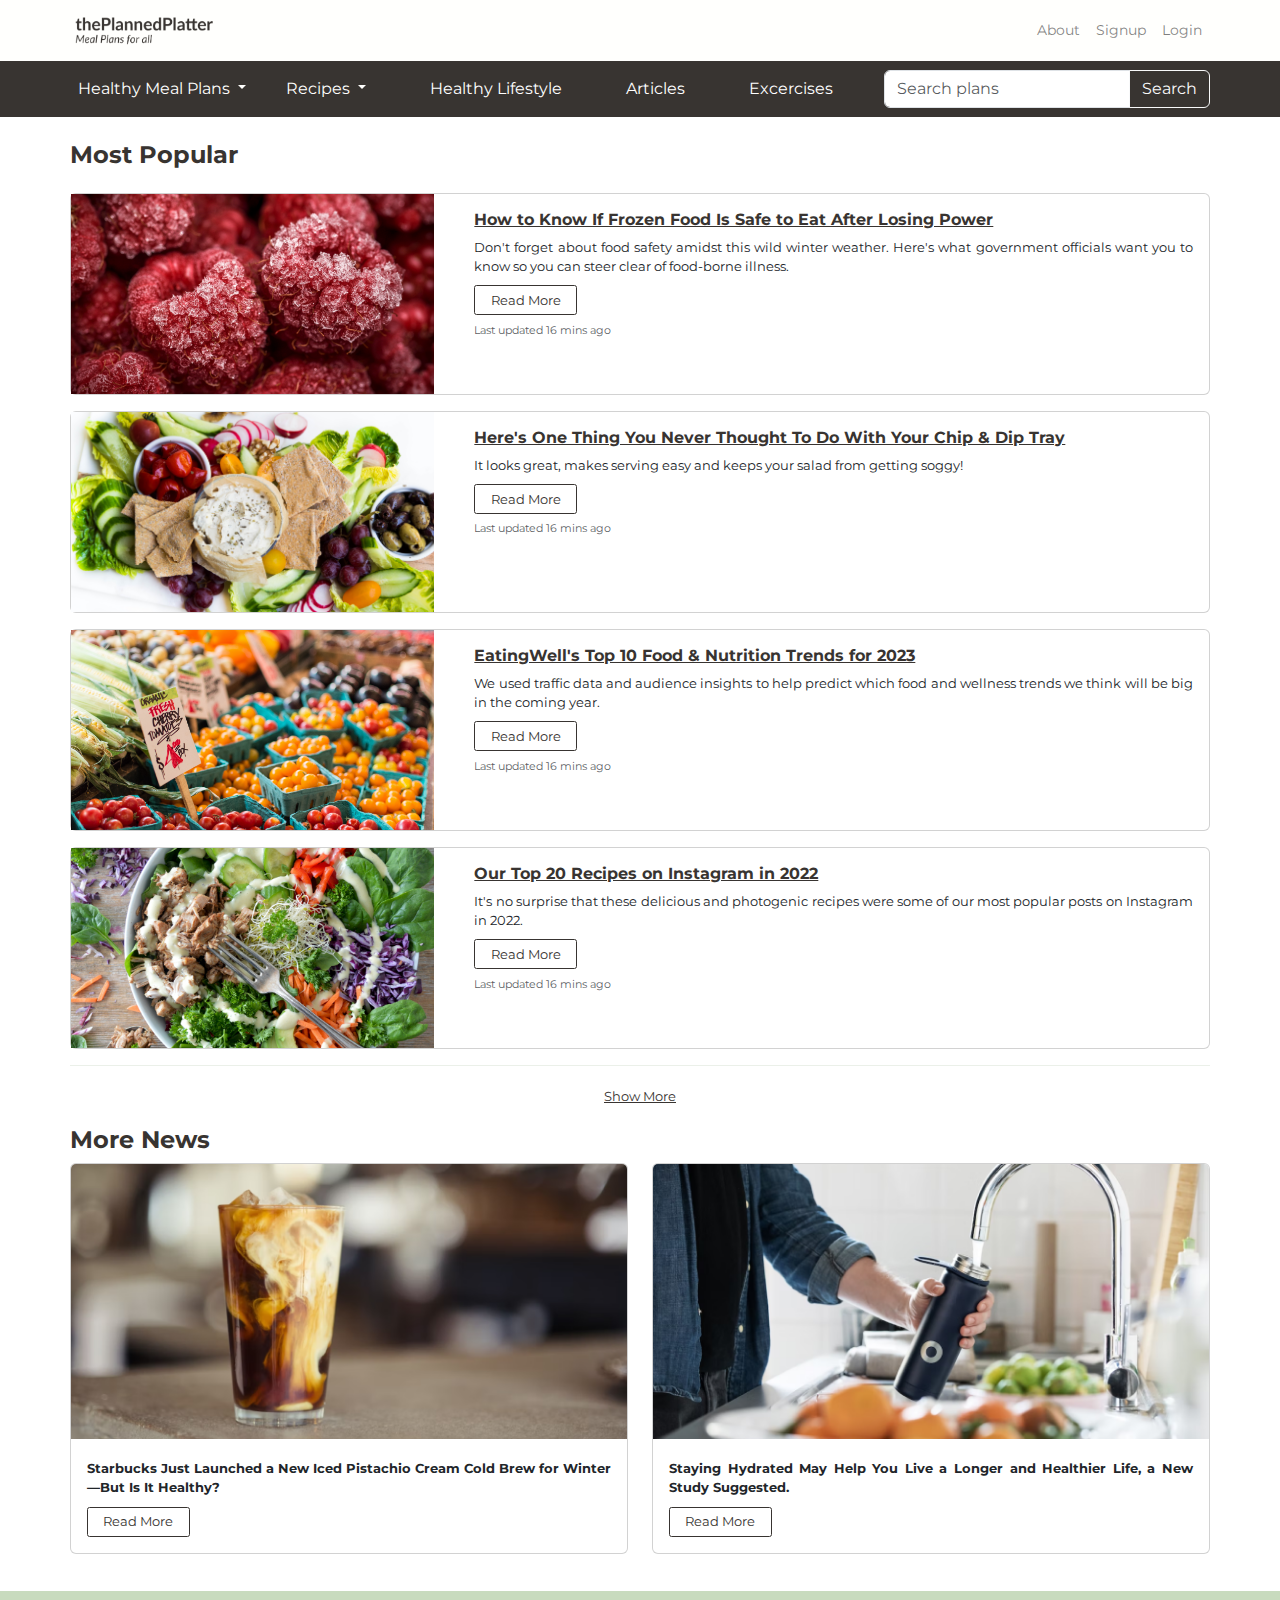
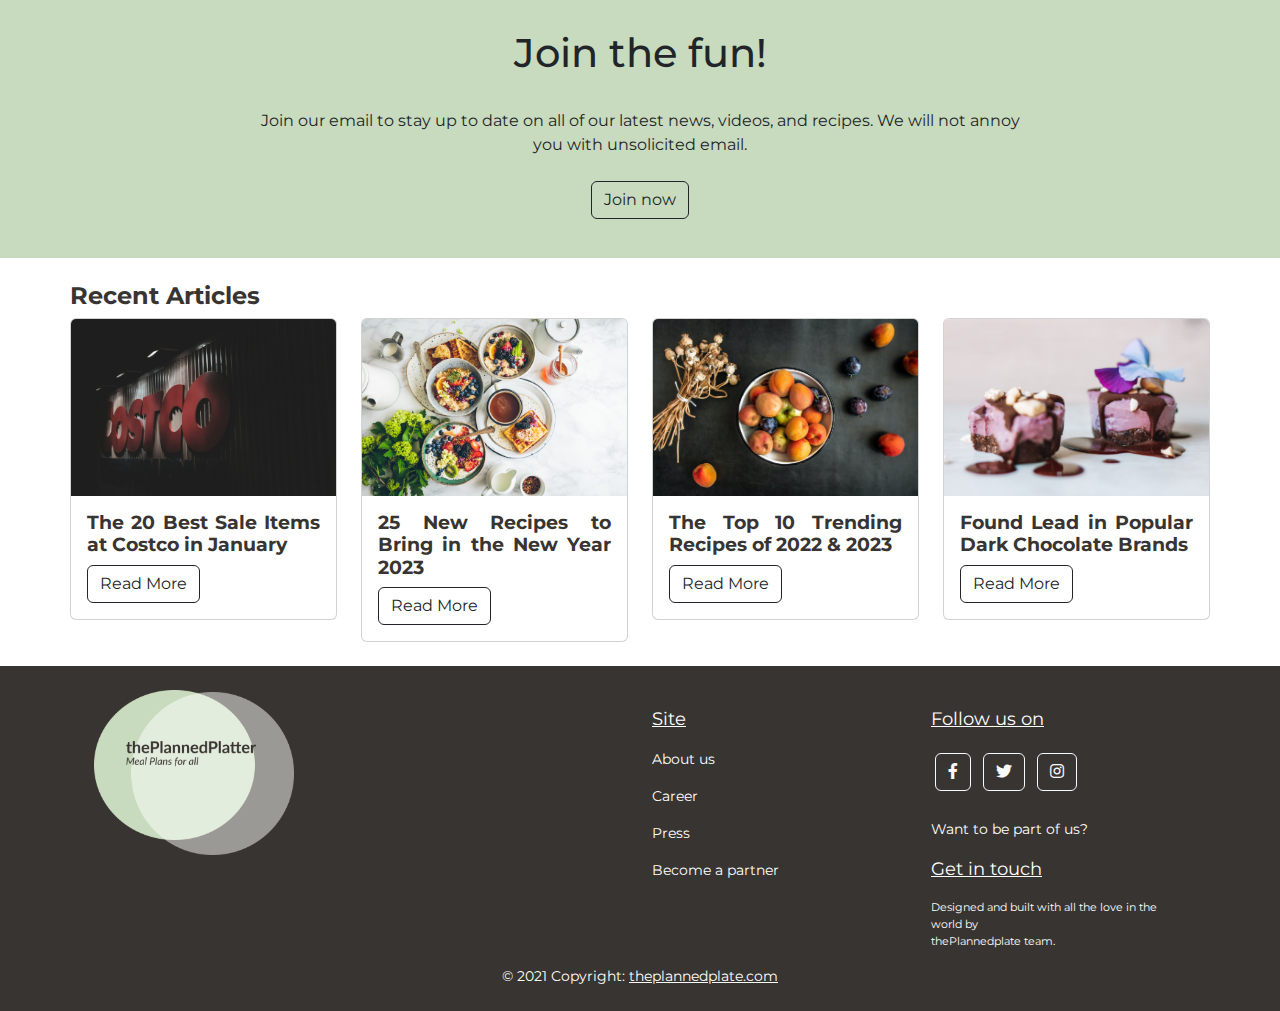
<file: Article1.html>
<!DOCTYPE html>
<html lang="en">
    <head>
     <meta charset="UTF-8" />
     <meta http-equiv="X-UA-Compatible" content="IE=edge" />
     <meta name="viewport" content="width=device-width, initial-scale=1.0" />
     <link
       rel="stylesheet"
      href="https://maxcdn.bootstrapcdn.com/bootstrap/4.3.1/css/bootstrap.min.css"/>
     <link
      href="https://cdn.jsdelivr.net/npm/bootstrap@5.2.3/dist/css/bootstrap.min.css"
      rel="stylesheet"/>
     <link rel="stylesheet" href="./Homepage3.css" />
     <script src="https://ajax.googleapis.com/ajax/libs/jquery/3.4.1/jquery.min.js"></script>
     <script src="https://cdnjs.cloudflare.com/ajax/libs/popper.js/1.14.7/umd/popper.min.js"></script>
     <script src="https://maxcdn.bootstrapcdn.com/bootstrap/4.3.1/js/bootstrap.min.js"></script>
     <script src="https://cdn.jsdelivr.net/npm/bootstrap@5.2.3/dist/js/bootstrap.bundle.min.js"></script>

     <link
      href="https://www.jqueryscript.net/css/jquerysctipttop.css"
      rel="stylesheet"
      type="text/css"/>
     <link
      href="https://cdn.jsdelivr.net/npm/bootstrap@5.1.3/dist/css/bootstrap.min.css"
      rel="stylesheet"
      integrity="sha384-1BmE4kWBq78iYhFldvKuhfTAU6auU8tT94WrHftjDbrCEXSU1oBoqyl2QvZ6jIW3"
      crossorigin="anonymous"/>
     <link
      rel="stylesheet"
      href="https://use.fontawesome.com/releases/v5.14.0/css/all.css"/>
      <title>thePlannedPlatter</title>
      <link rel="icon" type="image/png" href="./static/images/Icon2.png">
      <style>
        body {font-family: "Montserrat";font-size: 16px;}
      </style>
    </head>

    <body>
      <header>
        <!--Nav bar 1-->
        <nav
          class="py-1 navbar navbar-expand-lg navbar-light"
          style="
            background-color: #fffffd;
            color: #383431;
            font-size: 14px;
            font-weight: 400;
          "
        >
          <div class="container">
            <!--<a href="#" class="navbar-brand">Logo</a>-->
            <div class="logo">
              <a class="navbar-brand" href="./index.html">
                <img
                  src="./static/images/Final-logo.png"
                  alt="Logo"
                  width="150px"
                  height="40%"
                />
              </a>
            </div>
  
            <!--Toggler button-->
            <button
              type="button"
              class="navbar-toggler"
              data-bs-toggle="collapse"
              data-bs-target="#navmenu"
            >
              <span class="navbar-toggler-icon"></span>
            </button>
  
            <!--Search button
              <div class="d-none d-lg-block navbar-right">
                <form class="d-flex ms-auto" action="">
                  <input type="search" placeholder="Search" class="form-control" />
                  <input type="submit" value="Search" class="btn btn-dark" />
                </form>
              </div>-->
  
            <div class="collapse navbar-collapse" id="navmenu">
              <ul class="navbar-nav ms-auto">
                <li class="nav-item">
                  <a href="#learnabout" class="nav-link">About</a>
                </li>
                <li class="nav-item">
                  <a href="./signup.html" class="nav-link">Signup</a>
                </li>
                <li class="nav-item">
                  <a href="./login.html" class="nav-link">Login</a>
                </li>
              </ul>
            </div>
          </div>
        </nav>
  
        <!--New Nav bar 2-->
        <nav
          class="navbar navbar-expand-lg navbar-dark justify-content-centre text-white"
          style="background-color: #383431"
        >
          <button
            class="navbar-toggler"
            type="button"
            data-toggle="collapse"
            data-target="#navbarNavDropdown01"
            aria-controls="navbarNavDropdown01"
            aria-expanded="false"
            aria-label="Toggle navigation"
            style="outline-color: #fff"
          >
            <span class="navbar-toggler-icon"></span>
          </button>
  
          <!--Div container of na-->
          <div class="container">
            <!--<a href="#learnabout" class="nav-link" style="color: #fffffd">All</a>-->
  
            <!--Div 1 - containing nav bar options and drop downs-->
  
            <div
              class="collapse navbar-collapse"
              id="navbarNavDropdown01"
              style="color: #fffffd"
            >
              <ul class="navbar-nav me-auto mb-2 mb-lg-0">
                <li class="nav-item dropdown">
                  <a
                    class="nav-link dropdown-toggle"
                    href="HealthyDietPlans1.html"
                    id="navbarDropdown"
                    role="button"
                    data-toggle="dropdown"
                    aria-haspopup="true"
                    aria-expanded="false"
                    style="color: #fffffd"
                  >
                    Healthy Meal Plans
                  </a>
                  <!-- Dropdown menu -->
                  <ul class="dropdown-menu" aria-labelledby="navbarDropdown">
                    <li>
                      <a class="dropdown-item" href="./HealthyDietPlans1.html">Healthy Meal Plans</a>
                    </li>
                    <li>
                      <a class="dropdown-item" href="#">Clean Eating Meal Plans</a>
                    </li>
                    <li>
                      <a class="dropdown-item" href="#">Vegan Meal Plan</a>
                    </li>
                    <li>
                      <a class="dropdown-item" href="#">Healthy Kids Meal Plans</a>
                    </li>
                    <li>
                      <a class="dropdown-item" href="#">Weight loss Meal Plans</a>
                    </li>
                    <li>
                      <a class="dropdown-item" href="./HealthyDietPlans2.html">All Meal Plans</a>
                    </li>
                  </ul>
                </li>
  
                <li class="nav-item dropdown px-4">
                  <a
                    class="nav-link dropdown-toggle"
                    href="Recipes1.html"
                    id="navbarDropdown"
                    role="button"
                    data-toggle="dropdown"
                    aria-haspopup="true"
                    aria-expanded="false"
                    style="color: #fffffd"
                  >
                    Recipes
                  </a>
                  <!-- Dropdown menu -->
                  <ul class="dropdown-menu" aria-labelledby="navbarDropdown">
                    <li>
                      <a class="dropdown-item" href="./Recipes1.html">Healthy Breakfast and brunch recipes</a>
                    </li>
                    <li>
                      <a class="dropdown-item" href="#">Healthy Dessert Recipes</a>
                    </li>
                    <li>
                      <a class="dropdown-item" href="#">Healthy quick and easy recipes</a>
                    </li>
                    <li>
                      <a class="dropdown-item" href="#">Healthy Vegetarian Recipes</a>
                    </li>
                    <li>
                      <a class="dropdown-item" href="#">Healthy Weight loss & Diet Recipes</a>
                    </li>
                    <li>
                      <a class="dropdown-item" href="#">Healthy Dinner Recipes</a>
                    </li>
                  </ul>
                </li>
  
                <li class="nav-item px-4">
                  <a class="nav-link active" aria-current="page" href="./Lifestyle.html" >Healthy Lifestyle</a>
                </li>
                <li class="nav-item px-4">
                  <a class="nav-link active" aria-current="page" href="./Article1.html" >Articles</a>
                </li>
                <li class="nav-item px-4">
                  <a class="nav-link active" aria-current="page" href="./Excercise.html" >Excercises</a>
                </li>
              </ul>
  
              <!--Search button-->
              <form class="d-flex input-group w-auto">
                <input
                  type="search"
                  class="form-control"
                  placeholder="Search plans"
                  aria-label="Search"
                />
                <button
                  class="btn btn-outline-light"
                  id="searchbutton"
                  type="button"
                  data-mdb-ripple-color="dark"
                >
                  Search
                </button>
              </form>
            </div>
          </div>
        </nav>
      </header>
      
      
      <!--Cards for Most Recent-->

      <div class="container pt-4">
            
        <h3 id="em2" style="margin: 0%;">Most Popular</h3>
        <br />
       <!--row 1 - card 1-->
        <div class="card mb-3" style="max-width: 100%">
          <div class="row">
            <div class="col-12 col-md-4 col-lg-4">
              <div style="width:100%;height:200px;">
                <img src="./static/images/Article Main Page/Recent1.jpg" alt="News1" style="float:left;width:100%;height:100%;object-fit:cover;">
                
              </div>
                
            </div>
            
            <div class="col-12 col-md-8 col-lg-8">
              <div class="card-body">
                <h4 class="card-title" id="em4">
                  <u>How to Know If Frozen Food Is Safe to Eat After Losing Power</u>
                </h4>
                
                <p class="card-text" id="emp">
                    Don't forget about food safety amidst this wild winter weather. 
                    Here's what government officials want you to know so you can steer 
                    clear of food-borne illness.
                </p>
                <a href="Article2.html" class="button1"><p id="emp" style="font-weight: 400;">Read More</p> </a>
                <p class="card-text" id="emp">
                  <small class="text-muted">Last updated 16 mins ago</small>
                </p>
               
              </div>
              
            </div>
          </div>
        </div>
        <!--End of row 1 - card 1-->
          
        <!--row 2 - card 2-->
        <div class="card mb-3" style="max-width: 100%">
          <div class="row">
            <div class="col-12 col-md-4 col-lg-4">
              <div style="width:100%;height:200px;">
                <img src="./static/images/Article Main Page/Recent2.jpg" alt="News1" style="float:left;width:100%;height:100%;object-fit:cover;">
                
              </div>
                
            </div>
            
            <div class="col-12 col-md-8 col-lg-8">
              <div class="card-body">
                <h4 class="card-title" id="em4">
                  <u>Here's One Thing You Never Thought To Do With Your Chip & Dip Tray</u>
                </h4>
                
                <p class="card-text" id="emp">
                  It looks great, makes serving easy and keeps your salad from getting soggy!
                </p>
                <a href="#" class="button1"><p id="emp" style="font-weight: 400;">Read More</p> </a>
                <p class="card-text" id="emp">
                  <small class="text-muted">Last updated 16 mins ago</small>
                </p>
               
              </div>
              
            </div>
          </div>
        </div>
            
        <!--End of row 2 - card 2-->

        <!--row 3 - card 3-->
        <div class="card mb-3" style="max-width: 100%">
          <div class="row">
            <div class="col-12 col-md-4 col-lg-4">
              <div style="width:100%;height:200px;">
                <img src="./static/images/Article Main Page/Recent3.jpg" alt="News1" style="float:left;width:100%;height:100%;object-fit:cover;">
                
              </div>
                
            </div>
            
            <div class="col-12 col-md-8 col-lg-8">
              <div class="card-body">
                <h4 class="card-title" id="em4">
                  <u>EatingWell's Top 10 Food & Nutrition Trends for 2023</u>
                </h4>
                
                <p class="card-text" id="emp">
                  We used traffic data and audience insights to help predict which food and wellness trends we think will be big in the coming year.
                </p>
                <a href="#" class="button1"><p id="emp" style="font-weight: 400;">Read More</p> </a>
                <p class="card-text" id="emp">
                  <small class="text-muted">Last updated 16 mins ago</small>
                </p>
               
              </div>
              
            </div>
          </div>
        </div>
            
        <!--End of row 3 - card 3-->

        <!--row 4 - card 4-->
        <div class="card mb-3" style="max-width: 100%">
          <div class="row">
            <div class="col-12 col-md-4 col-lg-4">
              <div style="width:100%;height:200px;">
                <img src="./static/images/Article Main Page/Recent4.jpg" alt="News1" style="float:left;width:100%;height:100%;object-fit:cover;">
                
              </div>
                
            </div>
            
            <div class="col-12 col-md-8 col-lg-8">
              <div class="card-body">
                <h4 class="card-title" id="em4">
                  <u>Our Top 20 Recipes on Instagram in 2022</u>
                </h4>
                
                <p class="card-text" id="emp">
                  It's no surprise that these delicious and photogenic recipes were some of our most popular posts on Instagram in 2022.
                </p>
                <a href="#" class="button1"><p id="emp" style="font-weight: 400;">Read More</p> </a>
                <p class="card-text" id="emp">
                  <small class="text-muted">Last updated 16 mins ago</small>
                </p>
               
              </div>
              
            </div>
          </div>
        </div>
            
        <!--End of row 4 - card 4-->
        <hr/>
        <div class="d-flex justify-content-center"><u><p id="emp">Show More</p></u></div>
        
        <!--End of Most Recent-->
    </div>
    
    <!--News-->

    <div class="container pt-3">
      <div><h2 id="em2">More News</h2></div>
      <div class="row row-cols-1 row-cols-md-2 g-4">
        <!--Card 1-->
        <div class="col-md-6">
          <div class="card">
            <img src="./static/images/Article Main Page/More News 1.png"
              class="card-img-top"
              alt="Curated card 1"
            />
            <div class="card-body">
              <p class="card-text" id="emp">
                <b>
                  Starbucks Just Launched a New Iced Pistachio Cream Cold Brew for Winter—But Is It Healthy?
                </b>
              </p>
              <a href="#" class="button1"><p id="emp" style="font-weight: 400;">Read More</p> </a>
            </div>
            
          </div>
        </div>
          
        
        <!--Card 2-->
        <div class="col-md-6">
          <div class="card">
            <img
              src="./static/images/Article Main Page/More News 2.png"
              class="card-img-top"
              alt="Curated card 2"
            />
            <div class="card-body">
              <p class="card-text" id="emp">
                <b>
                  Staying Hydrated May Help You Live a Longer and Healthier Life, a New Study Suggested.</b>
              </p>
              <a href="#" class="button1"><p id="emp" style="font-weight: 400;">Read More</p> </a>
            </div>
            
            
          </div>
          <!--End of Cards for More News-->
          </br>
        </div>
      </div>
         
   </div>

   <div style="
      background-color: #C8DBBE;
      padding: 3%;
      padding-left: 20%;
      padding-right: 20%;
      margin-top: 1%;
      margin-bottom: 1%;
      text-align: center;
    "
  >
    <h1>Join the fun!</h1>
    <br />
    <pr
      >Join our email to stay up to date on all of our latest news, videos, and recipes. We will not annoy you with unsolicited email.</pr
    >
    <br />
    <br />
    <button class="btn btn-outline-dark">Join now</button>
  </div>
  <!--Newsletter area-->

  <!--Popular news-->
  <div class="container my-4">
    <div><h2 id="em2">Recent Articles</h2></div>
    
    <div class="row g-4">
      <div class="col-sm-6 col-md-3">
        <div class="card">
          <img
            src="./static/images/Article Main Page/news1.jpg"
            alt="Dp1"
            class="card-img-top"
          />
          <div class="card-body">
            
            <h3 class="card-title" id="em3">
              The 20 Best Sale Items at Costco in January
            </h3>
            <a class="btn btn-outline-dark" href="#" id="rbutton">Read More</a>
          </div>
        </div>
      </div>
      <div class="col-sm-6 col-md-3">
        <div class="card">
          <img
            src="./static/images/Article Main Page/news2.jpg"
            alt="Dp1"
            class="card-img-top"
          />
          <div class="card-body">
            
            <h3 class="card-title" id="em3">
              25 New Recipes to Bring in the New Year 2023
            </h3>
            <a class="btn btn-outline-dark" href="#" id="rbutton">Read More</a>
          </div>
        </div>
      </div>
      <div class="col-sm-6 col-md-3">
        <div class="card">
          <img
            src="./static/images/Article Main Page/news3.jpg"
            alt="Dp1"
            class="card-img-top"
          />
          <div class="card-body">
            
            <h3 class="card-title" id="em3">
              The Top 10 Trending Recipes of 2022 & 2023
            </h3>
            <a class="btn btn-outline-dark" href="#" id="rbutton">Read More</a>
          </div>
        </div>
      </div>
      <div class="col-sm-6 col-md-3">
        <div class="card">
          <img
            src="./static/images/Article Main Page/news4.jpg"
            alt="Dp1"
            class="card-img-top"
          />
          <div class="card-body">
            
            <h3 class="card-title" id="em3">
              Found Lead in Popular Dark Chocolate Brands
            </h3>
            <a class="btn btn-outline-dark" href="#" id="rbutton">Read More</a>
          </div>
        </div>
      </div>
    </div>
  </div>

  <!--Footer-->

  <section class="">
    <!-- Footer -->
    <footer class=" text-white text-center text-md-start" style="
    background-color:  #383431;
    color: #fffffd;
    font-size: 14px;
    font-weight: 400;
  ">
      <!-- Grid container -->
      <div class="container p-4">
        <!--Grid row-->
        <div class="row">
          <!--Grid column-->
          <div class="col-lg-6 col-md-12 mb-4 mb-md-0">
            <a href="Index.html">
              <img
                    src="./static/images/Footer Logo.png"
                    alt="Hand picked meal plan 1"
                    style="width: 200px; height: auto;"
              />
            </a>
          </div>
          <!--Grid column-->
  
          <!--Grid column-->
          <div class="col-lg-3 col-md-6 mb-4 mb-md-0 mt-3">
            
  
            <ul class="list-unstyled">
              <li>
                <a href="#!" class="text-white"><p style="font-size: 1.0em">Site</p></a>
              </li>
              <li>
                <p style="font-size: 1.0em; color: #fffffd;">About us</p>
              </li>
              <li>
                <p style="font-size: 1.0em; color: #fffffd;">Career</p>
              </li>
              <li>
                <p style="font-size: 1.0em; color: #fffffd;">Press</p>
              </li>
              <li>
                <p style="font-size: 1.0em; color: #fffffd;">Become a partner</p>
              </li>
              <!--<li>
                <a href="#!" class="text-white"><p>Become a partner</p></a>
              </li>-->
            </ul>
          </div>
          <!--Grid column-->
  
          <!--Grid column-->
          <div class="col-lg-3 col-md-6 mb-4 mb-md-0 mt-3">
            
  
            <ul class="list-unstyled">
              <li>
                <a href="#!" class="text-white"><p style="font-size: 1.0em">Follow us on</p></a>
              </li>
              <li>
                <section class="mb-4">
                  <!-- Facebook -->
                  <a class="btn btn-outline-light btn-floating m-1" href="#!" role="button"
                    ><i class="fab fa-facebook-f"></i
                  ></a>
            
                  <!-- Twitter -->
                  <a class="btn btn-outline-light btn-floating m-1" href="#!" role="button"
                    ><i class="fab fa-twitter"></i
                  ></a>
            
                  <!-- Instagram -->
                  <a class="btn btn-outline-light btn-floating m-1" href="#!" role="button"
                    ><i class="fab fa-instagram"></i
                  ></a>
            
            
                </section>
              </li>
              <li>
                <p style="font-size: 1.0em; color: #fffffd;">Want to be part of us?</p>
              </li>
              <li>
                <a href="#!" class="text-white"><p style="font-size: 1.0em;">Get in touch</p></a>
              </li>
              <li>
                <p style="font-size: 0.8em; color: #fffffd;">
                  Designed and built with all the love in the world by <br> thePlannedplate team.
                </p>
              </li>
            </ul>
          </div>
          <!--Grid column-->
        </div>
        <!--Grid row-->
        <!-- Copyright -->
        <div class="text-center" style="color: #fffffd;">
          © 2021 Copyright:
          <a class="#" href="Index.html" style="color: #fffffd;">theplannedplate.com</a>
        </div>
    <!-- Copyright -->
      </div>
      <!-- Grid container -->
    </footer>
    <!-- Footer -->
  </section>
  <!--Footer-->
        
        

        

           

              
          
   
         
         
          
       
          
   
       
        
   
   
       
       
  </body>

    
</html>
</file>
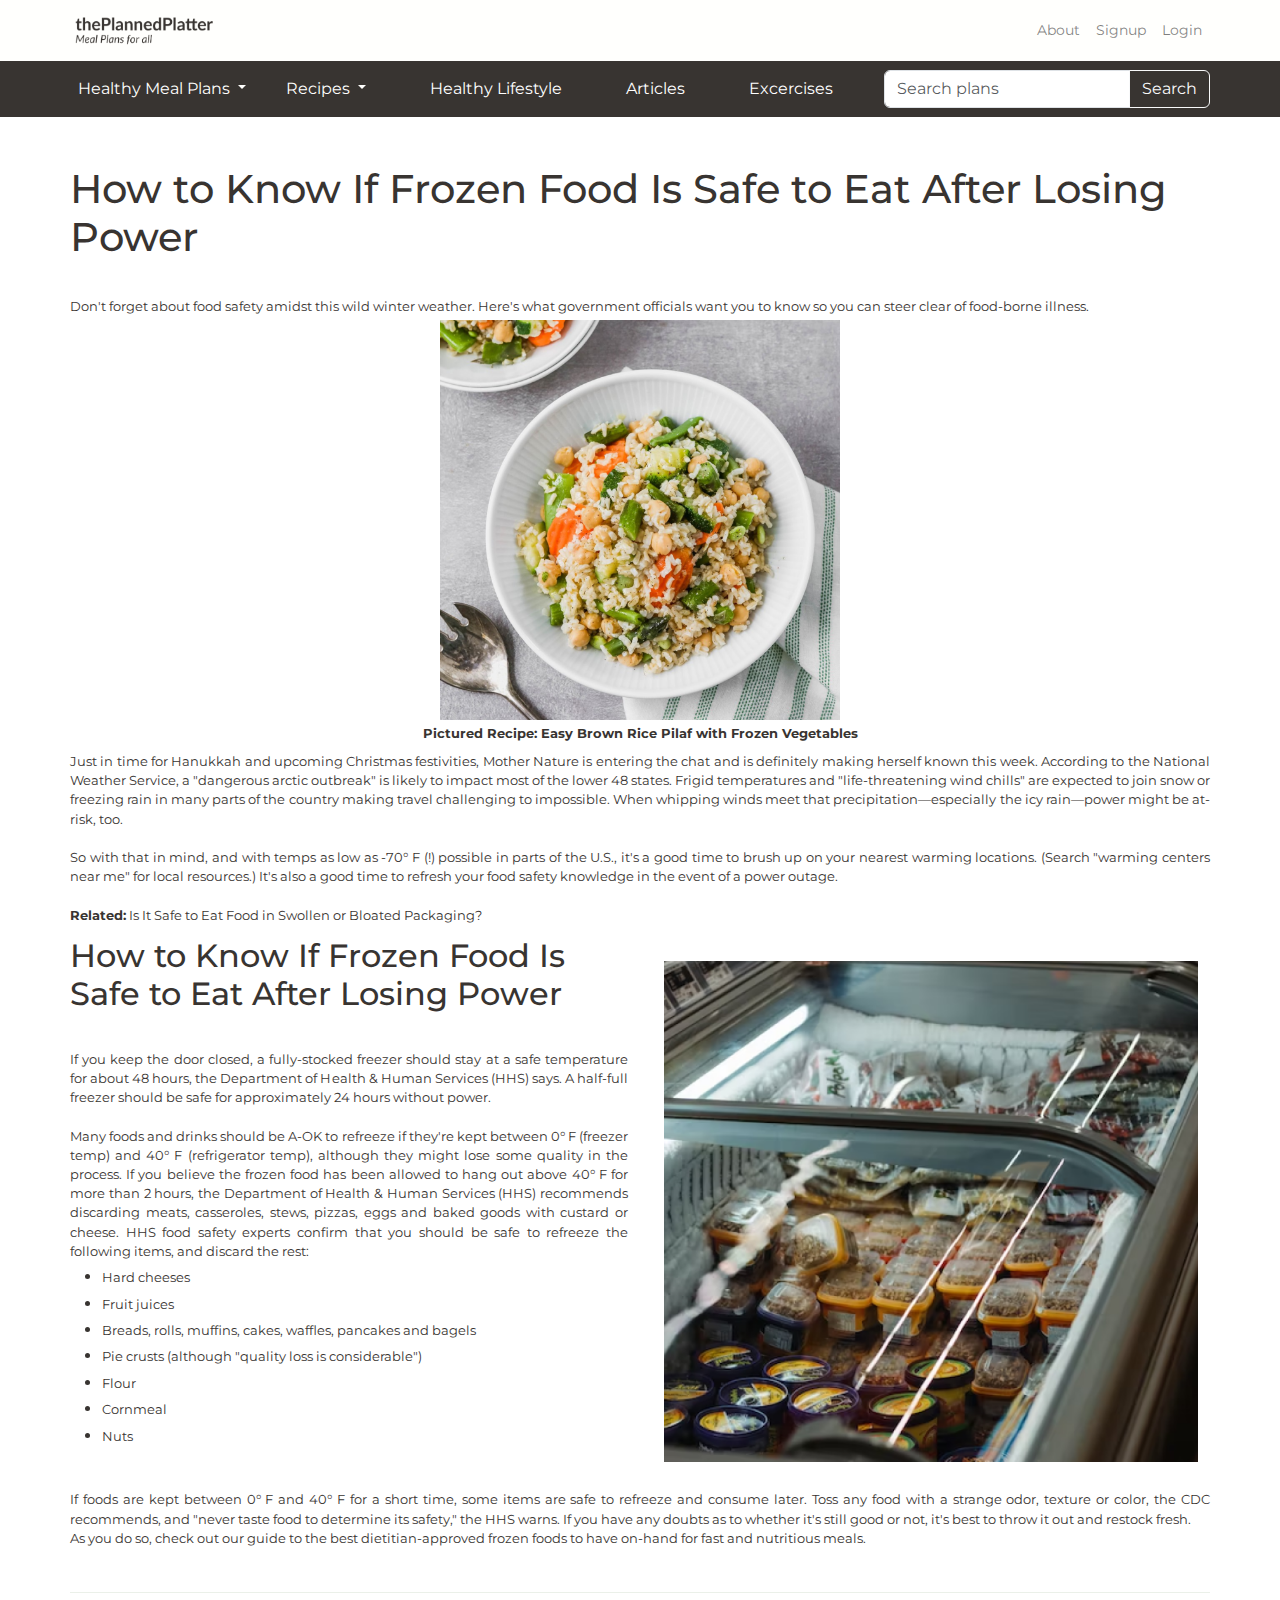
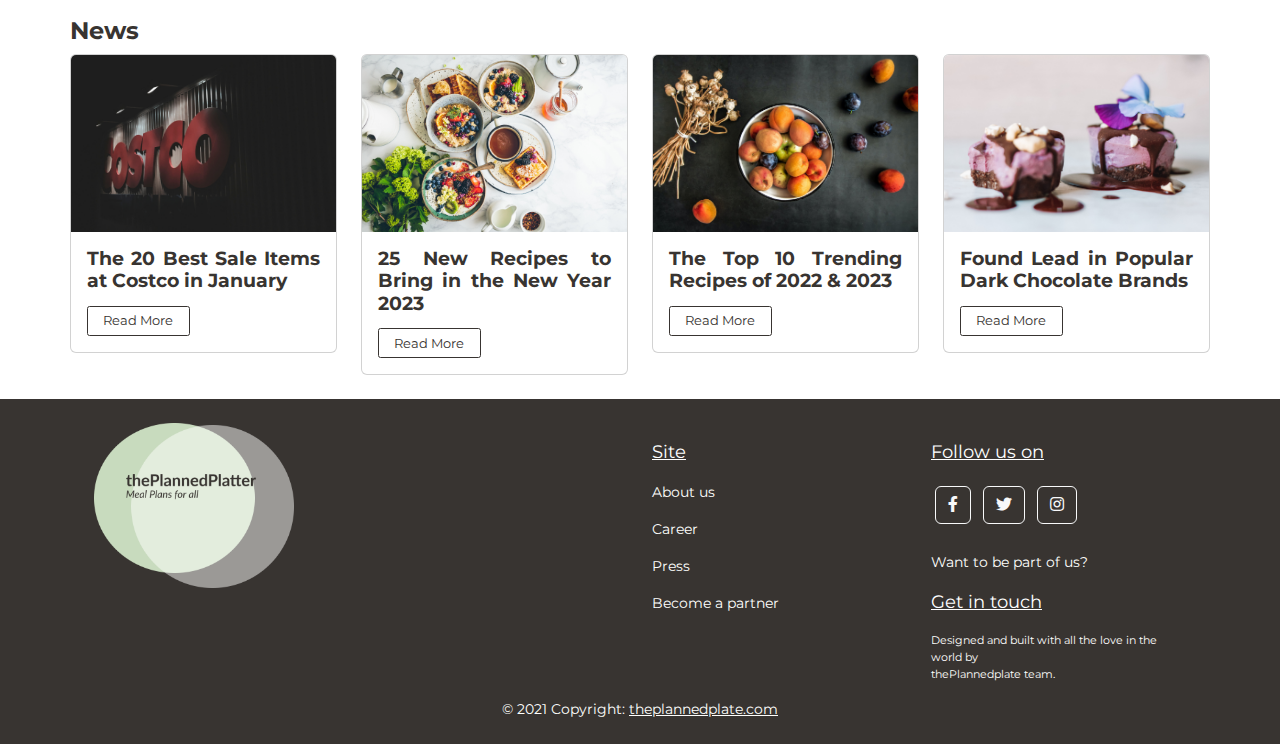
<file: Article2.html>
<!DOCTYPE html>
<html lang="en">
  <head>
    <meta charset="UTF-8" />
    <meta http-equiv="X-UA-Compatible" content="IE=edge" />
    <meta name="viewport" content="width=device-width, initial-scale=1.0" />
    <link
      rel="stylesheet"
      href="https://maxcdn.bootstrapcdn.com/bootstrap/4.3.1/css/bootstrap.min.css"
    />
    <link
      href="https://cdn.jsdelivr.net/npm/bootstrap@5.2.3/dist/css/bootstrap.min.css"
      rel="stylesheet"
    />
    <link rel="stylesheet" href="./Homepage3.css" />
    <script src="https://ajax.googleapis.com/ajax/libs/jquery/3.4.1/jquery.min.js"></script>
    <script src="https://cdnjs.cloudflare.com/ajax/libs/popper.js/1.14.7/umd/popper.min.js"></script>
    <script src="https://maxcdn.bootstrapcdn.com/bootstrap/4.3.1/js/bootstrap.min.js"></script>
    <script src="https://cdn.jsdelivr.net/npm/bootstrap@5.2.3/dist/js/bootstrap.bundle.min.js"></script>

    <link
      href="https://www.jqueryscript.net/css/jquerysctipttop.css"
      rel="stylesheet"
      type="text/css"
    />
    <link
      href="https://cdn.jsdelivr.net/npm/bootstrap@5.1.3/dist/css/bootstrap.min.css"
      rel="stylesheet"
      integrity="sha384-1BmE4kWBq78iYhFldvKuhfTAU6auU8tT94WrHftjDbrCEXSU1oBoqyl2QvZ6jIW3"
      crossorigin="anonymous"
    />
    <link
      rel="stylesheet"
      href="https://use.fontawesome.com/releases/v5.14.0/css/all.css"
    />
    <title>thePlannedPlatter</title>
    <link rel="icon" type="image/png" href="./static/images/Icon2.png" />
    <style>
      body {
        font-family: "Montserrat";
        font-size: 16px;
      }
    </style>
  </head>
  <body>
    <header>
      <!--Nav bar 1-->
      <nav
        class="py-1 navbar navbar-expand-lg navbar-light"
        style="
          background-color: #fffffd;
          color: #383431;
          font-size: 14px;
          font-weight: 400;
        "
      >
        <div class="container">
          <!--<a href="#" class="navbar-brand">Logo</a>-->
          <div class="logo">
            <a class="navbar-brand" href="./index.html">
              <img
                src="./static/images/Final-logo.png"
                alt="Logo"
                width="150px"
                height="40%"
              />
            </a>
          </div>

          <!--Toggler button-->
          <button
            type="button"
            class="navbar-toggler"
            data-bs-toggle="collapse"
            data-bs-target="#navmenu"
          >
            <span class="navbar-toggler-icon"></span>
          </button>

          <!--Search button
            <div class="d-none d-lg-block navbar-right">
              <form class="d-flex ms-auto" action="">
                <input type="search" placeholder="Search" class="form-control" />
                <input type="submit" value="Search" class="btn btn-dark" />
              </form>
            </div>-->

          <div class="collapse navbar-collapse" id="navmenu">
            <ul class="navbar-nav ms-auto">
              <li class="nav-item">
                <a href="#learnabout" class="nav-link">About</a>
              </li>
              <li class="nav-item">
                <a href="./signup.html" class="nav-link">Signup</a>
              </li>
              <li class="nav-item">
                <a href="./login.html" class="nav-link">Login</a>
              </li>
            </ul>
          </div>
        </div>
      </nav>

      <!--New Nav bar 2-->
      <nav
        class="navbar navbar-expand-lg navbar-dark justify-content-centre text-white"
        style="background-color: #383431"
      >
        <button
          class="navbar-toggler"
          type="button"
          data-toggle="collapse"
          data-target="#navbarNavDropdown01"
          aria-controls="navbarNavDropdown01"
          aria-expanded="false"
          aria-label="Toggle navigation"
          style="outline-color: #fff"
        >
          <span class="navbar-toggler-icon"></span>
        </button>

        <!--Div container of na-->
        <div class="container">
          <!--<a href="#learnabout" class="nav-link" style="color: #fffffd">All</a>-->

          <!--Div 1 - containing nav bar options and drop downs-->

          <div
            class="collapse navbar-collapse"
            id="navbarNavDropdown01"
            style="color: #fffffd"
          >
            <ul class="navbar-nav me-auto mb-2 mb-lg-0">
              <li class="nav-item dropdown">
                <a
                  class="nav-link dropdown-toggle"
                  href="HealthyDietPlans1.html"
                  id="navbarDropdown"
                  role="button"
                  data-toggle="dropdown"
                  aria-haspopup="true"
                  aria-expanded="false"
                  style="color: #fffffd"
                >
                  Healthy Meal Plans
                </a>
                <!-- Dropdown menu -->
                <ul class="dropdown-menu" aria-labelledby="navbarDropdown">
                  <li>
                    <a class="dropdown-item" href="./HealthyDietPlans1.html">Healthy Meal Plans</a>
                  </li>
                  <li>
                    <a class="dropdown-item" href="#">Clean Eating Meal Plans</a>
                  </li>
                  <li>
                    <a class="dropdown-item" href="#">Vegan Meal Plan</a>
                  </li>
                  <li>
                    <a class="dropdown-item" href="#">Healthy Kids Meal Plans</a>
                  </li>
                  <li>
                    <a class="dropdown-item" href="#">Weight loss Meal Plans</a>
                  </li>
                  <li>
                    <a class="dropdown-item" href="./HealthyDietPlans2.html">All Meal Plans</a>
                  </li>
                </ul>
              </li>

              <li class="nav-item dropdown px-4">
                <a
                  class="nav-link dropdown-toggle"
                  href="Recipes1.html"
                  id="navbarDropdown"
                  role="button"
                  data-toggle="dropdown"
                  aria-haspopup="true"
                  aria-expanded="false"
                  style="color: #fffffd"
                >
                  Recipes
                </a>
                <!-- Dropdown menu -->
                <ul class="dropdown-menu" aria-labelledby="navbarDropdown">
                  <li>
                    <a class="dropdown-item" href="./Recipes1.html">Healthy Breakfast and brunch recipes</a>
                  </li>
                  <li>
                    <a class="dropdown-item" href="#">Healthy Dessert Recipes</a>
                  </li>
                  <li>
                    <a class="dropdown-item" href="#">Healthy quick and easy recipes</a>
                  </li>
                  <li>
                    <a class="dropdown-item" href="#">Healthy Vegetarian Recipes</a>
                  </li>
                  <li>
                    <a class="dropdown-item" href="#">Healthy Weight loss & Diet Recipes</a>
                  </li>
                  <li>
                    <a class="dropdown-item" href="#">Healthy Dinner Recipes</a>
                  </li>
                </ul>
              </li>

              <li class="nav-item px-4">
                <a class="nav-link active" aria-current="page" href="./Lifestyle.html" >Healthy Lifestyle</a>
              </li>
              <li class="nav-item px-4">
                <a class="nav-link active" aria-current="page" href="./Article1.html" >Articles</a>
              </li>
              <li class="nav-item px-4">
                <a class="nav-link active" aria-current="page" href="./Excercise.html" >Excercises</a>
              </li>
            </ul>

            <!--Search button-->
            <form class="d-flex input-group w-auto">
              <input
                type="search"
                class="form-control"
                placeholder="Search plans"
                aria-label="Search"
              />
              <button
                class="btn btn-outline-light"
                id="searchbutton"
                type="button"
                data-mdb-ripple-color="dark"
              >
                Search
              </button>
            </form>
          </div>
        </div>
      </nav>
    </header>


    <!--Content-->
    <div class="container pt-5">
      <div class="row g-4">
        <div class="col">
          <h1 id="emp1">
            How to Know If Frozen Food Is Safe to Eat After Losing Power
          </h1>
          <br />
          <p id="emp">
            Don't forget about food safety amidst this wild winter weather.
            Here's what government officials want you to know so you can steer
            clear of food-borne illness.
          </p>
        </div>
      </div>
      <!--Centered Image Start-->
      <div class="row">
        <div class="col-12 d-flex justify-content-center text-center">
          <img
            class="img-fluid"
            src="./static/images/Article/Center photo.png"
            alt="Recipe1"
            width="400vw"
            height="400vh"
          />
        </div>
        <div class="col-12 d-flex justify-content-center text-center">
          <p id="emp">
            <b>Pictured Recipe: Easy Brown Rice Pilaf with Frozen Vegetables</b>
          </p>
        </div>
      </div>
      <div class="row g-4">
        <div class="col">
          <p id="emp">
            Just in time for Hanukkah and upcoming Christmas festivities, Mother
            Nature is entering the chat and is definitely making herself known
            this week. According to the National Weather Service, a "dangerous
            arctic outbreak" is likely to impact most of the lower 48 states.
            Frigid temperatures and "life-threatening wind chills" are expected
            to join snow or freezing rain in many parts of the country making
            travel challenging to impossible. When whipping winds meet that
            precipitation—especially the icy rain—power might be at-risk, too.
            <br />
            <br />
            So with that in mind, and with temps as low as -70° F (!) possible
            in parts of the U.S., it's a good time to brush up on your nearest
            warming locations. (Search "warming centers near me" for local
            resources.) It's also a good time to refresh your food safety
            knowledge in the event of a power outage.
            <br />
            <br />
            <b>Related:</b> Is It Safe to Eat Food in Swollen or Bloated
            Packaging?
          </p>
        </div>
      </div>

      <div class="row mt-2">
        <div class="col-12 col-lg-6">
          <h2 id="emp2">How to Know If Frozen Food Is Safe to Eat After Losing Power</h1>
          <br />
          <p id="emp"
            >If you keep the door closed, a fully-stocked freezer should stay at
            a safe temperature for about 48 hours, the Department of Health & 
            Human Services (HHS) says. A half-full freezer should be safe for 
            approximately 24 hours without power.
            <br>
            <br>
            Many foods and drinks should be A-OK to refreeze if they're kept
            between 0° F (freezer temp) and 40° F (refrigerator temp), although
            they might lose some quality in the process. If you believe the
            frozen food has been allowed to hang out above 40° F for more than 2
            hours, the Department of Health & Human Services (HHS) recommends
            discarding meats, casseroles, stews, pizzas, eggs and baked goods
            with custard or cheese. HHS food safety experts confirm that you
            should be safe to refreeze the following items, and discard the
            rest:
          </p>
          
          <ul>
            <li><p id="emp">Hard cheeses</p></li>
            <li><p id="emp">Fruit juices</p></li>
            <li><p id="emp">Breads, rolls, muffins, cakes, waffles, pancakes and bagels</p></li>
            <li><p id="emp">Pie crusts (although "quality loss is considerable")</p></li>
            <li><p id="emp">Flour</p></li>
            <li><p id="emp">Cornmeal</p></li>
            <li><p id="emp">Nuts</p></li>
          </ul>
        </div>
        <div class="col-12 col-lg-6 p-4" style="display: flex">
          <img
            class="img-fluid"
            src="./static/images/Article/Frozen.png"
            alt="Recipe2"           
          />
        </div>
        
      </div>
      <div class="row">
        <div class="col">
          
      
          <p id="emp">If foods are kept between 0° F and 40° F for a short time, some items are safe to refreeze and consume later. 
            Toss any food with a strange odor, texture or color, the CDC recommends, and "never taste food to determine its 
            safety," the HHS warns. If you have any doubts as to whether it's still good or not, it's best to throw it out 
            and restock fresh. <br> As you do so, check out our guide to the best dietitian-approved frozen foods to have 
            on-hand for fast and nutritious meals.</p>
          <br>
          
        
        </div>
      </div>
      <hr/>
      
    </div>
    <!--Popular news-->
    <div class="container my-4">
      <div><h2 id="em2">News</h2></div>
      
      <div class="row g-4">
        <div class="col-sm-6 col-md-3">
          <div class="card">
            <img
              src="./static/images/Article Main Page/news1.jpg"
              alt="Dp1"
              class="card-img-top"
            />
            <div class="card-body">
              
              <h3 class="card-title" id="em3">
                The 20 Best Sale Items at Costco in January
              </h3>
              
              <a href="#" class="button1"
                ><p id="emp" style="font-weight: 400">Read More</p>
              </a>
            </div>
          </div>
        </div>
        <div class="col-sm-6 col-md-3">
          <div class="card">
            <img
              src="./static/images/Article Main Page/news2.jpg"
              alt="Dp1"
              class="card-img-top"
            />
            <div class="card-body">
              
              <h3 class="card-title" id="em3">
                25 New Recipes to Bring in the New Year 2023
              </h3>
              <a href="#" class="button1"
                ><p id="emp" style="font-weight: 400">Read More</p>
              </a>
            </div>
          </div>
        </div>
        <div class="col-sm-6 col-md-3">
          <div class="card">
            <img
              src="./static/images/Article Main Page/news3.jpg"
              alt="Dp1"
              class="card-img-top"
            />
            <div class="card-body">
              
              <h3 class="card-title" id="em3">
                The Top 10 Trending Recipes of 2022 & 2023
              </h3>
              <a href="#" class="button1"
                ><p id="emp" style="font-weight: 400">Read More</p>
              </a>
            </div>
          </div>
        </div>
        <div class="col-sm-6 col-md-3">
          <div class="card">
            <img
              src="./static/images/Article Main Page/news4.jpg"
              alt="Dp1"
              class="card-img-top"
            />
            <div class="card-body">
              
              <h3 class="card-title" id="em3">
                Found Lead in Popular Dark Chocolate Brands
              </h3>
              <a href="#" class="button1"
                ><p id="emp" style="font-weight: 400">Read More</p>
              </a>
            </div>
          </div>
        </div>
      </div>
    </div>

    <!--Footer-->

    <section class="">
      <!-- Footer -->
      <footer class=" text-white text-center text-md-start" style="
      background-color:  #383431;
      color: #fffffd;
      font-size: 14px;
      font-weight: 400;
    ">
        <!-- Grid container -->
        <div class="container p-4">
          <!--Grid row-->
          <div class="row">
            <!--Grid column-->
            <div class="col-lg-6 col-md-12 mb-4 mb-md-0">
              <a href="./index.html">
                <img
                  src="./static/images/Footer Logo.png"
                  alt="Hand picked meal plan 1"
                  style="width: 200px; height: auto;"
                />
              </a>
            </div>
            <!--Grid column-->
    
            <!--Grid column-->
            <div class="col-lg-3 col-md-6 mb-4 mb-md-0 mt-3">
              
    
              <ul class="list-unstyled">
                <li>
                  <a href="#!" class="text-white"><p style="font-size: 1.0em">Site</p></a>
                </li>
                <li>
                  <p style="font-size: 1.0em; color: #fffffd;">About us</p>
                </li>
                <li>
                  <p style="font-size: 1.0em; color: #fffffd;">Career</p>
                </li>
                <li>
                  <p style="font-size: 1.0em; color: #fffffd;">Press</p>
                </li>
                <li>
                  <p style="font-size: 1.0em; color: #fffffd;">Become a partner</p>
                </li>
                <!--<li>
                  <a href="#!" class="text-white"><p>Become a partner</p></a>
                </li>-->
              </ul>
            </div>
            <!--Grid column-->
    
            <!--Grid column-->
            <div class="col-lg-3 col-md-6 mb-4 mb-md-0 mt-3">
              
    
              <ul class="list-unstyled">
                <li>
                  <a href="#!" class="text-white"><p style="font-size: 1.0em">Follow us on</p></a>
                </li>
                <li>
                  <section class="mb-4">
                    <!-- Facebook -->
                    <a class="btn btn-outline-light btn-floating m-1" href="#!" role="button"
                      ><i class="fab fa-facebook-f"></i
                    ></a>
              
                    <!-- Twitter -->
                    <a class="btn btn-outline-light btn-floating m-1" href="#!" role="button"
                      ><i class="fab fa-twitter"></i
                    ></a>
              
                    <!-- Instagram -->
                    <a class="btn btn-outline-light btn-floating m-1" href="#!" role="button"
                      ><i class="fab fa-instagram"></i
                    ></a>
              
              
                  </section>
                </li>
                <li>
                  <p style="font-size: 1.0em; color: #fffffd;">Want to be part of us?</p>
                </li>
                <li>
                  <a href="#!" class="text-white"><p style="font-size: 1.0em;">Get in touch</p></a>
                </li>
                <li>
                  <p style="font-size: 0.8em; color: #fffffd;">
                    Designed and built with all the love in the world by <br> thePlannedplate team.
                  </p>
                </li>
              </ul>
            </div>
            <!--Grid column-->
          </div>
          <!--Grid row-->
          <!-- Copyright -->
          <div class="text-center" style="color: #fffffd;">
            © 2021 Copyright:
            <a class="#" href="./index.html" style="color: #fffffd;">theplannedplate.com</a>
          </div>
      <!-- Copyright -->
        </div>
        <!-- Grid container -->
      </footer>
      <!-- Footer -->
    </section>
    <!--Footer-->
    
  </body>
</html>
</file>
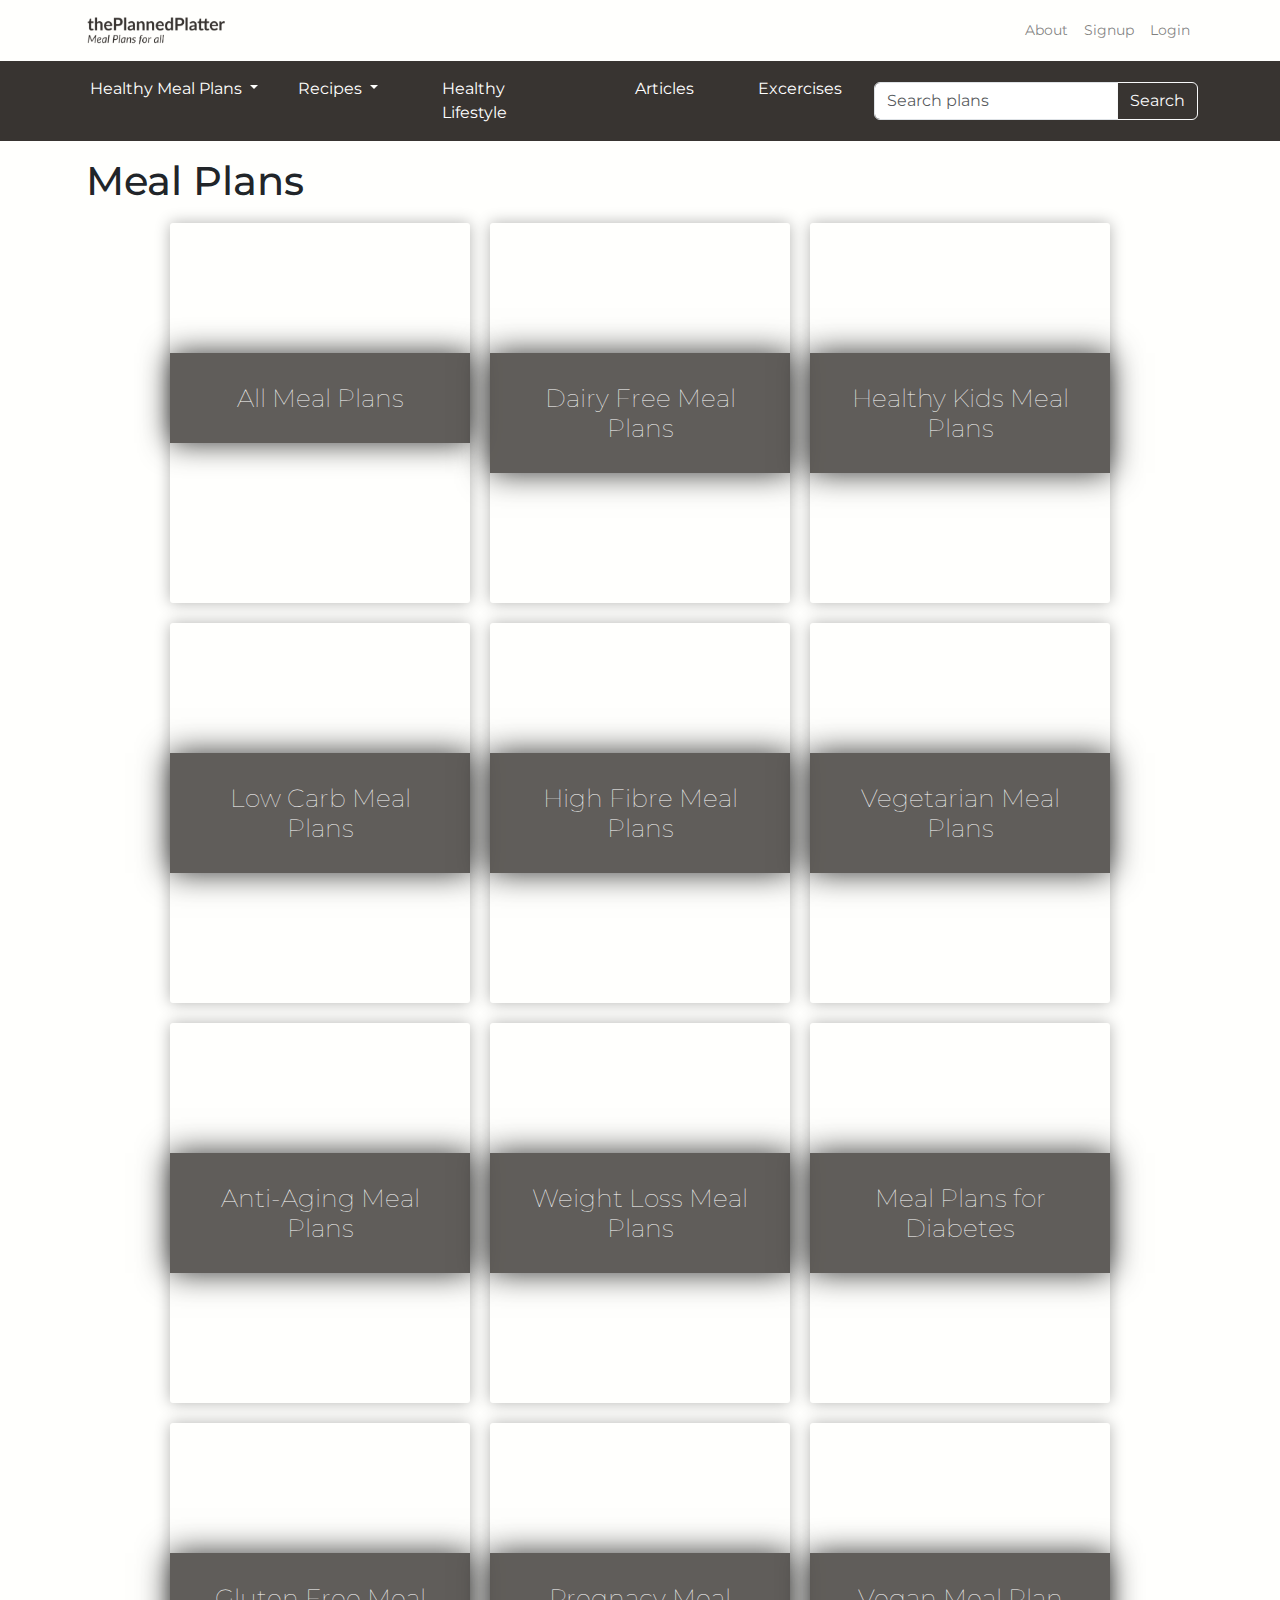
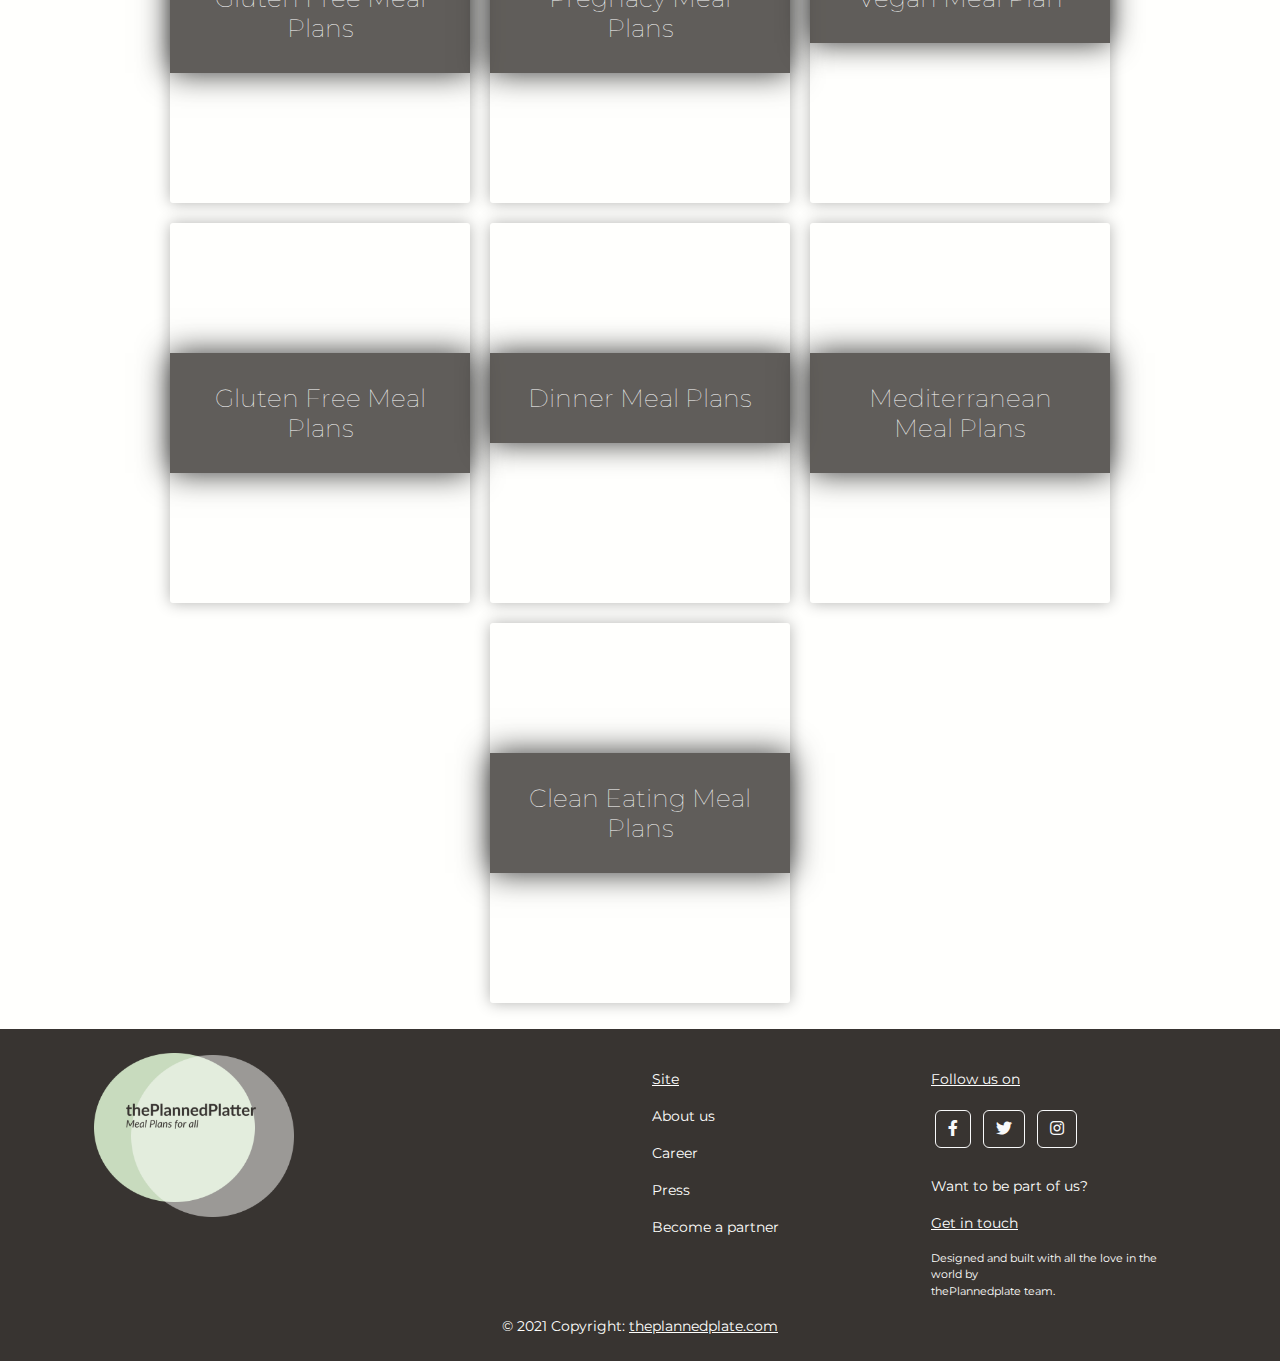
<file: HealthyDietPlans1.html>
<!DOCTYPE html>
<html lang="en">
  <head>
    <meta charset="UTF-8" />
    <meta http-equiv="X-UA-Compatible" content="IE=edge" />
    <meta name="viewport" content="width=device-width, initial-scale=1.0" />
    <link
      rel="stylesheet"
      href="https://maxcdn.bootstrapcdn.com/bootstrap/4.3.1/css/bootstrap.min.css"
    />
    <link
      href="https://cdn.jsdelivr.net/npm/bootstrap@5.2.3/dist/css/bootstrap.min.css"
      rel="stylesheet"
    />

    <link rel="stylesheet" href="HealthyDietPlans1.css" />

    <script src="https://ajax.googleapis.com/ajax/libs/jquery/3.4.1/jquery.min.js"></script>
    <script src="https://cdnjs.cloudflare.com/ajax/libs/popper.js/1.14.7/umd/popper.min.js"></script>
    <script src="https://maxcdn.bootstrapcdn.com/bootstrap/4.3.1/js/bootstrap.min.js"></script>
    <script src="https://cdn.jsdelivr.net/npm/bootstrap@5.2.3/dist/js/bootstrap.bundle.min.js"></script>

    <link
      href="https://www.jqueryscript.net/css/jquerysctipttop.css"
      rel="stylesheet"
      type="text/css"
    />
    <link
      href="https://cdn.jsdelivr.net/npm/bootstrap@5.1.3/dist/css/bootstrap.min.css"
      rel="stylesheet"
      integrity="sha384-1BmE4kWBq78iYhFldvKuhfTAU6auU8tT94WrHftjDbrCEXSU1oBoqyl2QvZ6jIW3"
      crossorigin="anonymous"
    />
    <link
      rel="stylesheet"
      href="https://use.fontawesome.com/releases/v5.14.0/css/all.css"
    />

    <title>thePlannedPlatter</title>
    <link rel="icon" type="image/png" href="./static/images/Icon2.png" />

    <style>
      body {
        font-family: "Montserrat";
      }
    </style>
  </head>
  <body>
    <header>
      <!--Nav bar 1-->
      <nav
        class="py-1 navbar navbar-expand-lg navbar-light"
        style="
          background-color: #fffffd;
          color: #383431;
          font-size: 14px;
          font-weight: 400;
        "
      >
        <div class="container">
          <!--<a href="#" class="navbar-brand">Logo</a>-->
          <div class="logo">
            <a class="navbar-brand" href="Index.html">
              <img
                src="./static/images/Final-logo.png"
                alt="Logo"
                width="150px"
                height="40%"
              />
            </a>
          </div>

          <!--Toggler button-->
          <button
            type="button"
            class="navbar-toggler"
            data-bs-toggle="collapse"
            data-bs-target="#navmenu"
          >
            <span class="navbar-toggler-icon"></span>
          </button>

          <!--Search button
            <div class="d-none d-lg-block navbar-right">
              <form class="d-flex ms-auto" action="">
                <input type="search" placeholder="Search" class="form-control" />
                <input type="submit" value="Search" class="btn btn-dark" />
              </form>
            </div>-->

          <div class="collapse navbar-collapse" id="navmenu">
            <ul class="navbar-nav ms-auto">
              <li class="nav-item">
                <a href="#learnabout" class="nav-link">About</a>
              </li>
              <li class="nav-item">
                <a href="./signup.html" class="nav-link">Signup</a>
              </li>
              <li class="nav-item">
                <a href="./login.html" class="nav-link">Login</a>
              </li>
            </ul>
          </div>
        </div>
      </nav>

      <!--New Nav bar 2-->
      <nav
        class="navbar navbar-expand-lg navbar-dark justify-content-centre text-white"
        style="background-color: #383431"
      >
        <button
          class="navbar-toggler"
          type="button"
          data-toggle="collapse"
          data-target="#navbarNavDropdown01"
          aria-controls="navbarNavDropdown01"
          aria-expanded="false"
          aria-label="Toggle navigation"
          style="outline-color: #fff"
        >
          <span class="navbar-toggler-icon"></span>
        </button>

        <!--Div container of na-->
        <div class="container">
          <!--<a href="#learnabout" class="nav-link" style="color: #fffffd">All</a>-->

          <!--Div 1 - containing nav bar options and drop downs-->

          <div
            class="collapse navbar-collapse"
            id="navbarNavDropdown01"
            style="color: #fffffd"
          >
            <ul class="navbar-nav me-auto mb-2 mb-lg-0">
              <li class="nav-item dropdown">
                <a
                  class="nav-link dropdown-toggle"
                  href="./HealthyDietPlans1.html"
                  id="navbarDropdown"
                  role="button"
                  data-toggle="dropdown"
                  aria-haspopup="true"
                  aria-expanded="false"
                  style="color: #fffffd"
                >
                  Healthy Meal Plans
                </a>
                <!-- Dropdown menu -->
                <ul class="dropdown-menu" aria-labelledby="navbarDropdown">
                  <li>
                    <a class="dropdown-item" href="./HealthyDietPlans1.html"
                      >Healthy Meal Plans</a
                    >
                  </li>
                  <li>
                    <a class="dropdown-item" href="#"
                      >Clean Eating Meal Plans</a
                    >
                  </li>
                  <li>
                    <a class="dropdown-item" href="#">Vegan Meal Plan</a>
                  </li>
                  <li>
                    <a class="dropdown-item" href="#"
                      >Healthy Kids Meal Plans</a
                    >
                  </li>
                  <li>
                    <a class="dropdown-item" href="#">Weight loss Meal Plans</a>
                  </li>
                  <li>
                    <a class="dropdown-item" href="./HealthyDietPlans2.html"
                      >All Meal Plans</a
                    >
                  </li>
                </ul>
              </li>

              <li class="nav-item dropdown px-4">
                <a
                  class="nav-link dropdown-toggle"
                  href="Recipes1.html"
                  id="navbarDropdown"
                  role="button"
                  data-toggle="dropdown"
                  aria-haspopup="true"
                  aria-expanded="false"
                  style="color: #fffffd"
                >
                  Recipes
                </a>
                <!-- Dropdown menu -->
                <ul class="dropdown-menu" aria-labelledby="navbarDropdown">
                  <li>
                    <a class="dropdown-item" href="./Recipes1.html"
                      >Healthy Breakfast and brunch recipes</a
                    >
                  </li>
                  <li>
                    <a class="dropdown-item" href="#"
                      >Healthy Dessert Recipes</a
                    >
                  </li>
                  <li>
                    <a class="dropdown-item" href="#"
                      >Healthy quick and easy recipes</a
                    >
                  </li>
                  <li>
                    <a class="dropdown-item" href="#"
                      >Healthy Vegetarian Recipes</a
                    >
                  </li>
                  <li>
                    <a class="dropdown-item" href="#"
                      >Healthy Weight loss & Diet Recipes</a
                    >
                  </li>
                  <li>
                    <a class="dropdown-item" href="#">Healthy Dinner Recipes</a>
                  </li>
                </ul>
              </li>

              <li class="nav-item px-4">
                <a
                  class="nav-link active"
                  aria-current="page"
                  href="./Lifestyle.html"
                  >Healthy Lifestyle</a
                >
              </li>
              <li class="nav-item px-4">
                <a
                  class="nav-link active"
                  aria-current="page"
                  href="./Article1.html"
                  >Articles</a
                >
              </li>
              <li class="nav-item px-4">
                <a
                  class="nav-link active"
                  aria-current="page"
                  href="./Excercise.html"
                  >Excercises</a
                >
              </li>
            </ul>

            <!--Search button-->
            <form class="d-flex input-group w-auto">
              <input
                type="search"
                class="form-control"
                placeholder="Search plans"
                aria-label="Search"
              />
              <button
                class="btn btn-outline-light"
                id="searchbutton"
                type="button"
                data-mdb-ripple-color="dark"
              >
                Search
              </button>
            </form>
          </div>
        </div>
      </nav>
    </header>
    <!--End of Nav Bar-->

    <!--cards-->

    <div class="container p-3">
      <div class="row"><h1>Meal Plans</h1></div>
      <div class="wrap">
        <div class="box one">
          <a href="./HealthyDietPlans2.html" class="text-decoration-none">
            <h1>All Meal Plans</h1>
          </a>
        </div>

        <div class="box two">
          <h1>Dairy Free Meal Plans</h1>
        </div>

        <div class="box three">
          <h1>Healthy Kids Meal Plans</h1>
        </div>

        <div class="box five">
          <h1>Low Carb Meal Plans</h1>
        </div>

        <div class="box six">
          <h1>High Fibre Meal Plans</h1>
        </div>

        <div class="box seven">
          <h1>Vegetarian Meal Plans</h1>
        </div>

        <div class="box eight">
          <h1>Anti-Aging Meal Plans</h1>
        </div>

        <div class="box nine">
          <h1>Weight Loss Meal Plans</h1>
        </div>

        <div class="box ten">
          <h1>Meal Plans for Diabetes</h1>
        </div>

        <div class="box eleven">
          <h1>Gluten Free Meal Plans</h1>
        </div>

        <div class="box tlv">
          <h1>Pregnacy Meal Plans</h1>
        </div>

        <div class="box thirteen">
          <h1>Vegan Meal Plan</h1>
        </div>

        <div class="box ftn">
          <h1>Gluten Free Meal Plans</h1>
        </div>

        <div class="box fith">
          <h1>Dinner Meal Plans</h1>
        </div>

        <div class="box sith">
          <h1>Mediterranean Meal Plans</h1>
        </div>

        <div class="box sevth">
          <h1>Clean Eating Meal Plans</h1>
        </div>
      </div>
    </div>

    <!-- FOLLOW -->
    <a
      class="Follow"
      href="https://codepen.io/ZaynAlaoudi/"
      target="blank_"
    ></a>

    <!--cards-->

    <!--Footer-->

    <section class="">
      <!-- Footer -->
      <footer
        class="text-white text-center text-md-start"
        style="
          background-color: #383431;
          color: #fffffd;
          font-size: 14px;
          font-weight: 400;
        "
      >
        <!-- Grid container -->
        <div class="container p-4">
          <!--Grid row-->
          <div class="row">
            <!--Grid column-->
            <div class="col-lg-6 col-md-12 mb-4 mb-md-0">
              <a href="./index.html">
                <img
                  src="./static/images/Footer Logo.png"
                  alt="Hand picked meal plan 1"
                  style="width: 200px; height: auto"
                />
              </a>
            </div>
            <!--Grid column-->

            <!--Grid column-->
            <div class="col-lg-3 col-md-6 mb-4 mb-md-0 mt-3">
              <ul class="list-unstyled">
                <li>
                  <a href="#!" class="text-white"
                    ><p style="font-size: 1em">Site</p></a
                  >
                </li>
                <li>
                  <p style="font-size: 1em; color: #fffffd">About us</p>
                </li>
                <li>
                  <p style="font-size: 1em; color: #fffffd">Career</p>
                </li>
                <li>
                  <p style="font-size: 1em; color: #fffffd">Press</p>
                </li>
                <li>
                  <p style="font-size: 1em; color: #fffffd">Become a partner</p>
                </li>
                <!--<li>
                  <a href="#!" class="text-white"><p>Become a partner</p></a>
                </li>-->
              </ul>
            </div>
            <!--Grid column-->

            <!--Grid column-->
            <div class="col-lg-3 col-md-6 mb-4 mb-md-0 mt-3">
              <ul class="list-unstyled">
                <li>
                  <a href="#!" class="text-white"
                    ><p style="font-size: 1em">Follow us on</p></a
                  >
                </li>
                <li>
                  <section class="mb-4">
                    <!-- Facebook -->
                    <a
                      class="btn btn-outline-light btn-floating m-1"
                      href="#!"
                      role="button"
                      ><i class="fab fa-facebook-f"></i
                    ></a>

                    <!-- Twitter -->
                    <a
                      class="btn btn-outline-light btn-floating m-1"
                      href="#!"
                      role="button"
                      ><i class="fab fa-twitter"></i
                    ></a>

                    <!-- Instagram -->
                    <a
                      class="btn btn-outline-light btn-floating m-1"
                      href="#!"
                      role="button"
                      ><i class="fab fa-instagram"></i
                    ></a>
                  </section>
                </li>
                <li>
                  <p style="font-size: 1em; color: #fffffd">
                    Want to be part of us?
                  </p>
                </li>
                <li>
                  <a href="#!" class="text-white"
                    ><p style="font-size: 1em">Get in touch</p></a
                  >
                </li>
                <li>
                  <p style="font-size: 0.8em; color: #fffffd">
                    Designed and built with all the love in the world by <br />
                    thePlannedplate team.
                  </p>
                </li>
              </ul>
            </div>
            <!--Grid column-->
          </div>
          <!--Grid row-->
          <!-- Copyright -->
          <div class="text-center" style="color: #fffffd">
            © 2021 Copyright:
            <a class="#" href="./index.html" style="color: #fffffd"
              >theplannedplate.com</a
            >
          </div>
          <!-- Copyright -->
        </div>
        <!-- Grid container -->
      </footer>
      <!-- Footer -->
    </section>
    <!--Footer-->
  </body>
</html>
</file>
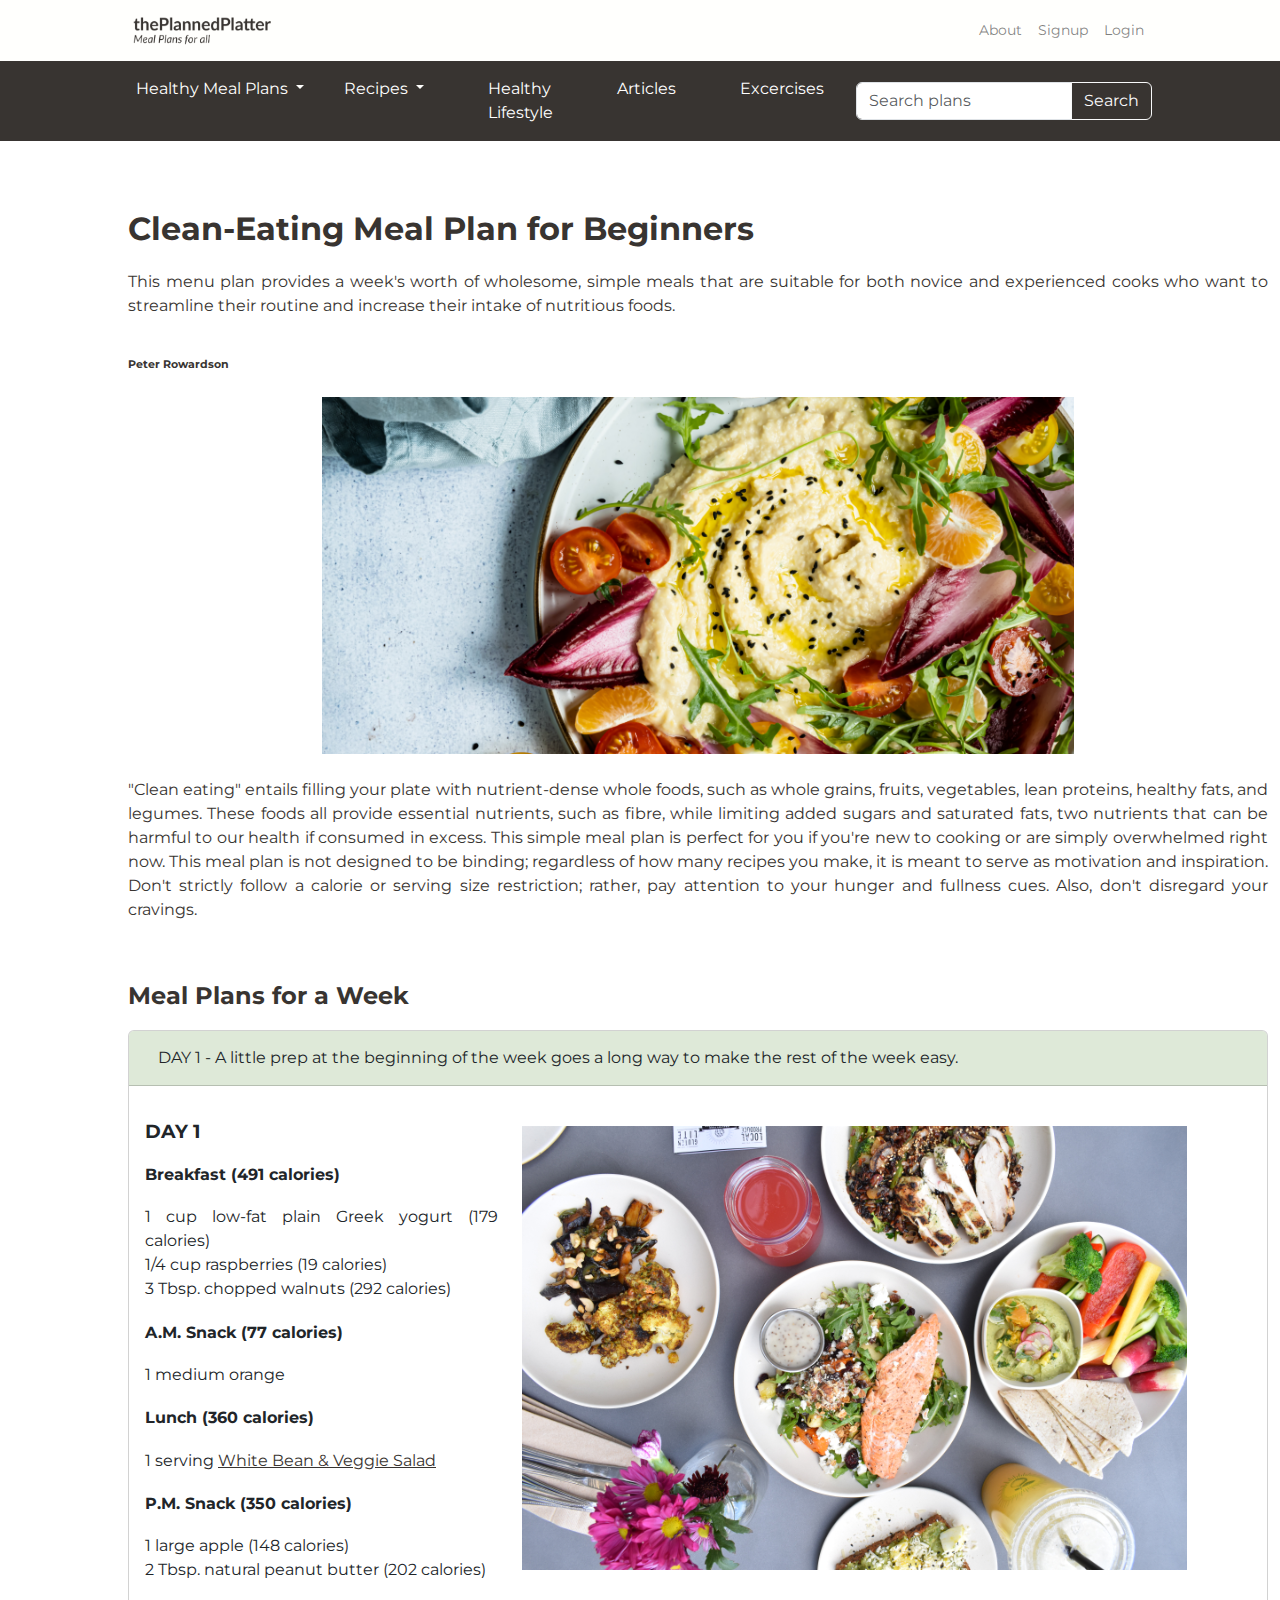
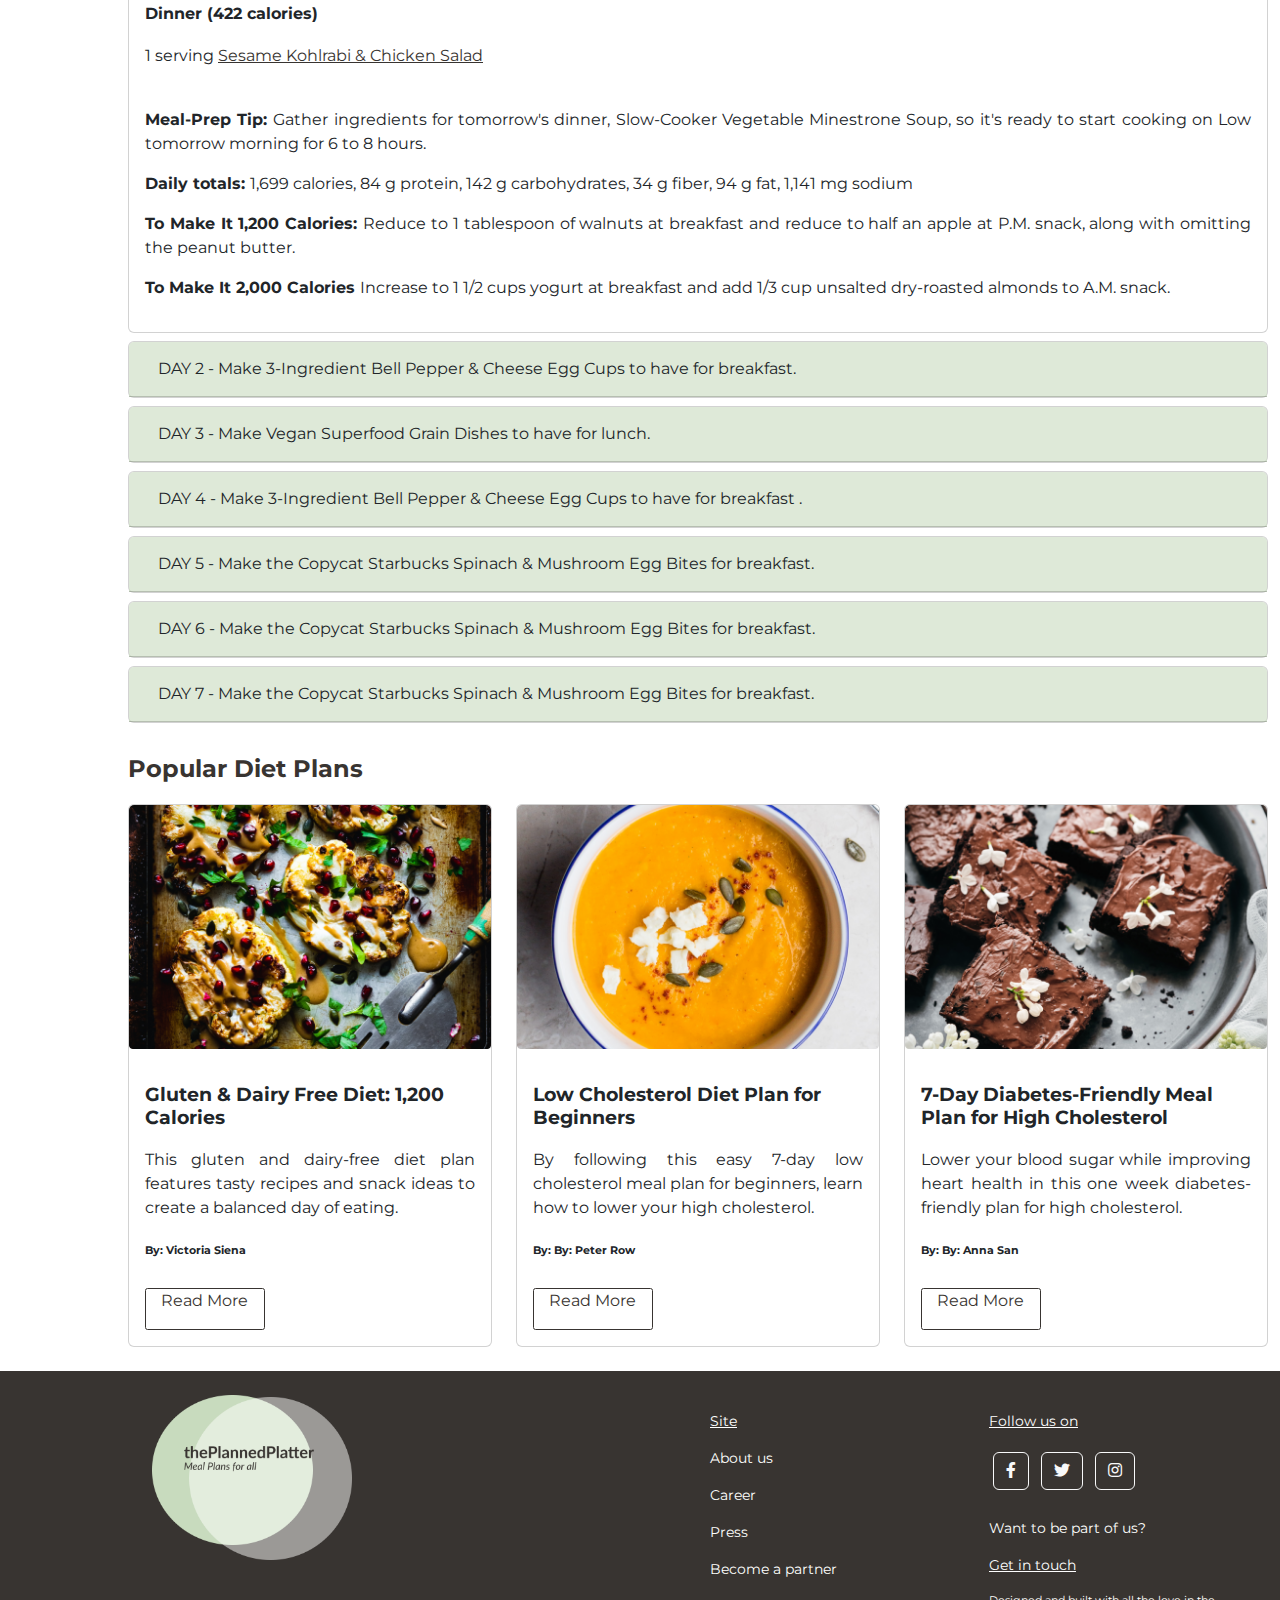
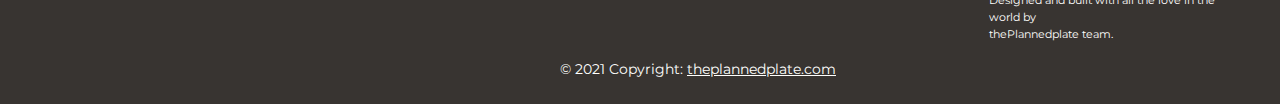
<file: HealthyDietPlans3.html>
<!DOCTYPE html>
<html lang="en">
  <head>
    <meta charset="UTF-8" />
    <meta http-equiv="X-UA-Compatible" content="IE=edge" />
    <meta name="viewport" content="width=device-width, initial-scale=1.0" />
    <link
      rel="stylesheet"
      href="https://maxcdn.bootstrapcdn.com/bootstrap/4.3.1/css/bootstrap.min.css"
    />
    <link
      href="https://cdn.jsdelivr.net/npm/bootstrap@5.2.3/dist/css/bootstrap.min.css"
      rel="stylesheet"
    />
    <link rel="stylesheet" href="HealthyDietPlans3.css" />
    <script src="https://ajax.googleapis.com/ajax/libs/jquery/3.4.1/jquery.min.js"></script>
    <script src="https://cdnjs.cloudflare.com/ajax/libs/popper.js/1.14.7/umd/popper.min.js"></script>
    <script src="https://maxcdn.bootstrapcdn.com/bootstrap/4.3.1/js/bootstrap.min.js"></script>
    <script src="https://cdn.jsdelivr.net/npm/bootstrap@5.2.3/dist/js/bootstrap.bundle.min.js"></script>

    <link
      href="https://www.jqueryscript.net/css/jquerysctipttop.css"
      rel="stylesheet"
      type="text/css"
    />
    <link
      href="https://cdn.jsdelivr.net/npm/bootstrap@5.1.3/dist/css/bootstrap.min.css"
      rel="stylesheet"
      integrity="sha384-1BmE4kWBq78iYhFldvKuhfTAU6auU8tT94WrHftjDbrCEXSU1oBoqyl2QvZ6jIW3"
      crossorigin="anonymous"
    />
    <link
      rel="stylesheet"
      href="https://use.fontawesome.com/releases/v5.14.0/css/all.css"
    />
    <title>thePlannedPlatter</title>
    <link rel="icon" type="image/png" href="./static/images/Icon2.png" />
    <style>
      body {
        font-family: "Montserrat";
        font-size: 16px;
      }
    </style>
  </head>

  <body>
    <header>
      <!--Nav bar 1-->
      <nav
        class="py-1 navbar navbar-expand-lg navbar-light"
        style="
          background-color: #fffffd;
          color: #383431;
          font-size: 14px;
          font-weight: 400;
        "
      >
        <div class="container">
          <!--<a href="#" class="navbar-brand">Logo</a>-->
          <div class="logo">
            <a class="navbar-brand" href="./index.html">
              <img
                src="./static/images/Final-logo.png"
                alt="Logo"
                width="150px"
                height="40%"
              />
            </a>
          </div>

          <!--Toggler button-->
          <button
            type="button"
            class="navbar-toggler"
            data-bs-toggle="collapse"
            data-bs-target="#navmenu"
          >
            <span class="navbar-toggler-icon"></span>
          </button>

          <!--Search button
            <div class="d-none d-lg-block navbar-right">
              <form class="d-flex ms-auto" action="">
                <input type="search" placeholder="Search" class="form-control" />
                <input type="submit" value="Search" class="btn btn-dark" />
              </form>
            </div>-->

          <div class="collapse navbar-collapse" id="navmenu">
            <ul class="navbar-nav ms-auto">
              <li class="nav-item">
                <a href="#learnabout" class="nav-link">About</a>
              </li>
              <li class="nav-item">
                <a href="./signup.html" class="nav-link">Signup</a>
              </li>
              <li class="nav-item">
                <a href="./login.html" class="nav-link">Login</a>
              </li>
            </ul>
          </div>
        </div>
      </nav>

      <!--New Nav bar 2-->
      <nav
        class="navbar navbar-expand-lg navbar-dark justify-content-centre text-white"
        style="background-color: #383431"
      >
        <button
          class="navbar-toggler"
          type="button"
          data-toggle="collapse"
          data-target="#navbarNavDropdown01"
          aria-controls="navbarNavDropdown01"
          aria-expanded="false"
          aria-label="Toggle navigation"
          style="outline-color: #fff"
        >
          <span class="navbar-toggler-icon"></span>
        </button>

        <!--Div container of na-->
        <div class="container">
          <!--<a href="#learnabout" class="nav-link" style="color: #fffffd">All</a>-->

          <!--Div 1 - containing nav bar options and drop downs-->

          <div
            class="collapse navbar-collapse"
            id="navbarNavDropdown01"
            style="color: #fffffd"
          >
            <ul class="navbar-nav me-auto mb-2 mb-lg-0">
              <li class="nav-item dropdown">
                <a
                  class="nav-link dropdown-toggle"
                  href="HealthyDietPlans1.html"
                  id="navbarDropdown"
                  role="button"
                  data-toggle="dropdown"
                  aria-haspopup="true"
                  aria-expanded="false"
                  style="color: #fffffd"
                >
                  Healthy Meal Plans
                </a>
                <!-- Dropdown menu -->
                <ul class="dropdown-menu" aria-labelledby="navbarDropdown">
                  <li>
                    <a class="dropdown-item" href="./HealthyDietPlans1.html"
                      >Healthy Meal Plans</a
                    >
                  </li>
                  <li>
                    <a class="dropdown-item" href="#"
                      >Clean Eating Meal Plans</a
                    >
                  </li>
                  <li>
                    <a class="dropdown-item" href="#">Vegan Meal Plan</a>
                  </li>
                  <li>
                    <a class="dropdown-item" href="#"
                      >Healthy Kids Meal Plans</a
                    >
                  </li>
                  <li>
                    <a class="dropdown-item" href="#">Weight loss Meal Plans</a>
                  </li>
                  <li>
                    <a class="dropdown-item" href="./HealthyDietPlans2.html"
                      >All Meal Plans</a
                    >
                  </li>
                </ul>
              </li>

              <li class="nav-item dropdown px-4">
                <a
                  class="nav-link dropdown-toggle"
                  href="Recipes1.html"
                  id="navbarDropdown"
                  role="button"
                  data-toggle="dropdown"
                  aria-haspopup="true"
                  aria-expanded="false"
                  style="color: #fffffd"
                >
                  Recipes
                </a>
                <!-- Dropdown menu -->
                <ul class="dropdown-menu" aria-labelledby="navbarDropdown">
                  <li>
                    <a class="dropdown-item" href="./Recipes1.html"
                      >Healthy Breakfast and brunch recipes</a
                    >
                  </li>
                  <li>
                    <a class="dropdown-item" href="#"
                      >Healthy Dessert Recipes</a
                    >
                  </li>
                  <li>
                    <a class="dropdown-item" href="#"
                      >Healthy quick and easy recipes</a
                    >
                  </li>
                  <li>
                    <a class="dropdown-item" href="#"
                      >Healthy Vegetarian Recipes</a
                    >
                  </li>
                  <li>
                    <a class="dropdown-item" href="#"
                      >Healthy Weight loss & Diet Recipes</a
                    >
                  </li>
                  <li>
                    <a class="dropdown-item" href="#">Healthy Dinner Recipes</a>
                  </li>
                </ul>
              </li>

              <li class="nav-item px-4">
                <a
                  class="nav-link active"
                  aria-current="page"
                  href="./Lifestyle.html"
                  >Healthy Lifestyle</a
                >
              </li>
              <li class="nav-item px-4">
                <a
                  class="nav-link active"
                  aria-current="page"
                  href="./Article1.html"
                  >Articles</a
                >
              </li>
              <li class="nav-item px-4">
                <a
                  class="nav-link active"
                  aria-current="page"
                  href="./Excercise.html"
                  >Excercises</a
                >
              </li>
            </ul>

            <!--Search button-->
            <form class="d-flex input-group w-auto">
              <input
                type="search"
                class="form-control"
                placeholder="Search plans"
                aria-label="Search"
              />
              <button
                class="btn btn-outline-light"
                id="searchbutton"
                type="button"
                data-mdb-ripple-color="dark"
              >
                Search
              </button>
            </form>
          </div>
        </div>
      </nav>
    </header>

    <!--Body content-->
    <div class="container pt-5">
      <div class="row">
        <h1 id="em1">Clean-Eating Meal Plan for Beginners</h1>
        <p id="emp">
          This menu plan provides a week's worth of wholesome, simple meals that
          are suitable for both novice and experienced cooks who want to
          streamline their routine and increase their intake of nutritious
          foods.
        </p>
        <h6 id="em6">Peter Rowardson</h6>
      </div>
      <div class="row">
        <div class="col-2"></div>
        <div class="col-8">
          <img
            src="./static/images/Dietplandetails/Image-d1.png"
            class="img-fluid d-block"
            alt="Diet plans details1"
          />
        </div>
        <div class="col-2"></div>
      </div>
      <div class="row py-4">
        <div class="col">
          <p id="emp">
            "Clean eating" entails filling your plate with nutrient-dense whole
            foods, such as whole grains, fruits, vegetables, lean proteins,
            healthy fats, and legumes. These foods all provide essential
            nutrients, such as fibre, while limiting added sugars and saturated
            fats, two nutrients that can be harmful to our health if consumed in
            excess. This simple meal plan is perfect for you if you're new to
            cooking or are simply overwhelmed right now. This meal plan is not
            designed to be binding; regardless of how many recipes you make, it
            is meant to serve as motivation and inspiration. Don't strictly
            follow a calorie or serving size restriction; rather, pay attention
            to your hunger and fullness cues. Also, don't disregard your
            cravings.
          </p>
        </div>
      </div>
    </div>

    <!--collapsible-->

    <div class="container mt-3">
      <div><h2 id="em2">Meal Plans for a Week</h2></div>

      <div class="row">
        <div class="col">
          <div id="accordion">
            <!--Dropdown1-->
            <div class="card mb-2">
              <div class="card-header" id="collapsetitle">
                <a class="btn" data-bs-toggle="collapse" href="#collapseOne">
                  DAY 1 - A little prep at the beginning of the week goes a long
                  way to make the rest of the week easy.
                </a>
              </div>
              <div
                id="collapseOne"
                class="collapse show"
                data-bs-parent="#accordion"
              >
                <div class="card-body">
                  <div class="row">
                    <div class="col-sm-12 col-lg-4">
                      <h3 id="em3">DAY 1</h3>
                      <h4 id="em4">Breakfast (491 calories)</h4>
                      <p id="emp">
                        1 cup low-fat plain Greek yogurt (179 calories)<br />
                        1/4 cup raspberries (19 calories)<br />
                        3 Tbsp. chopped walnuts (292 calories)
                      </p>
                      <h4 id="em4">A.M. Snack (77 calories)</h4>
                      <p id="emp">1 medium orange</p>
                      <h4 id="em4">Lunch (360 calories)</h4>
                      <p id="emp">
                        1 serving
                        <a
                          href="https://www.youtube.com/watch?v=C65t7oIhH-k"
                          style="color: #383431"
                          >White Bean & Veggie Salad</a
                        >
                      </p>
                      <h4 id="em4">P.M. Snack (350 calories)</h4>
                      <p id="emp">
                        1 large apple (148 calories)<br />
                        2 Tbsp. natural peanut butter (202 calories)
                      </p>
                      <h4 id="em4">Dinner (422 calories)</h4>
                      <p id="emp">
                        1 serving
                        <a href="./Recipes2.html" style="color: #383431"
                          >Sesame Kohlrabi & Chicken Salad</a
                        >
                      </p>
                    </div>
                    <div class="col-lg-8 pt-4">
                      <img
                        id="imj1"
                        src="./static/images/Dietplandetails/recipe-1.jpg"
                      />
                    </div>
                  </div>
                  <div class="row pt-4">
                    <div class="col">
                      <p id="emp">
                        <b>Meal-Prep Tip: </b>Gather ingredients for tomorrow's
                        dinner, Slow-Cooker Vegetable Minestrone Soup, so it's
                        ready to start cooking on Low tomorrow morning for 6 to
                        8 hours.
                      </p>
                      <p id="emp">
                        <b>Daily totals: </b> 1,699 calories, 84 g protein, 142
                        g carbohydrates, 34 g fiber, 94 g fat, 1,141 mg sodium
                      </p>
                      <p id="emp">
                        <b>To Make It 1,200 Calories: </b>Reduce to 1 tablespoon
                        of walnuts at breakfast and reduce to half an apple at
                        P.M. snack, along with omitting the peanut butter.
                      </p>
                      <p id="emp">
                        <b>To Make It 2,000 Calories </b>Increase to 1 1/2 cups
                        yogurt at breakfast and add 1/3 cup unsalted dry-roasted
                        almonds to A.M. snack.
                      </p>
                    </div>
                  </div>
                </div>
              </div>
            </div>
            <!--Dropdown2-->
            <div class="card mb-2">
              <div class="card-header" id="collapsetitle">
                <a
                  class="collapsed btn"
                  data-bs-toggle="collapse"
                  href="#collapseTwo"
                >
                  DAY 2 - Make 3-Ingredient Bell Pepper & Cheese Egg Cups to
                  have for breakfast.
                </a>
              </div>
              <div
                id="collapseTwo"
                class="collapse"
                data-bs-parent="#accordion"
              >
                <div class="card-body">
                  <div class="row">
                    <div class="col-sm-12 col-lg-4">
                      <h3 id="em3">DAY 2</h3>
                      <h4 id="em4">Breakfast (324 calories)</h4>
                      <p id="emp">
                        1 serving
                        <a href="#" style="color: #383431"
                          >Spinach, Peanut Butter & Banana Smoothie</a
                        >
                      </p>
                      <h4 id="em4">A.M. Snack (214 calories)</h4>
                      <p id="emp">1/4 cup unsalted dry-roasted almonds</p>
                      <h4 id="em4">Lunch (381 calories)</h4>
                      <p id="emp">
                        1 serving
                        <a href="#" style="color: #383431"
                          >Vegan Superfood Grain Bowls</a
                        >
                      </p>
                      <h4 id="em4">P.M. Snack (37 calories)</h4>
                      <p id="emp">1 medium bell pepper, sliced</p>
                      <h4 id="em4">Dinner (485 calories)</h4>
                      <p id="emp">
                        1 serving
                        <a href="#" style="color: #383431"
                          >Slow-Cooker Vegetable Minestrone Soup (222
                          calories)</a
                        >
                      </p>
                    </div>
                    <div class="col-lg-8 pt-4">
                      <img
                        id="imj1"
                        src="./static/images/Dietplandetails/recipe-2.jpg"
                      />
                    </div>
                  </div>
                  <div class="row pt-4">
                    <div class="col">
                      <p id="emp">
                        <b>Meal-Prep Tip: </b>Gather ingredients for tomorrow's
                        dinner, Slow-Cooker Vegetable Minestrone Soup, so it's
                        ready to start cooking on Low tomorrow morning for 6 to
                        8 hours.
                      </p>
                      <p id="emp">
                        <b>Daily totals: </b> 1,699 calories, 84 g protein, 142
                        g carbohydrates, 34 g fiber, 94 g fat, 1,141 mg sodium
                      </p>
                      <p id="emp">
                        <b>To Make It 1,200 Calories: </b>Reduce to 1 tablespoon
                        of walnuts at breakfast and reduce to half an apple at
                        P.M. snack, along with omitting the peanut butter.
                      </p>
                      <p id="emp">
                        <b>To Make It 2,000 Calories </b>Increase to 1 1/2 cups
                        yogurt at breakfast and add 1/3 cup unsalted dry-roasted
                        almonds to A.M. snack.
                      </p>
                    </div>
                  </div>
                </div>
              </div>
            </div>
            <!--Dropdown3-->
            <div class="card mb-2">
              <div class="card-header" id="collapsetitle">
                <a
                  class="collapsed btn"
                  data-bs-toggle="collapse"
                  href="#collapseThree"
                >
                  DAY 3 - Make Vegan Superfood Grain Dishes to have for lunch.
                </a>
              </div>
              <div
                id="collapseThree"
                class="collapse"
                data-bs-parent="#accordion"
              >
                <div class="card-body">
                  <div class="row">
                    <div class="col-sm-12 col-lg-4">
                      <h3 id="em3">DAY 3</h3>
                      <h4 id="em4">Breakfast (491 calories)</h4>
                      <p id="emp">
                        1 cup low-fat plain Greek yogurt (179 calories)<br />
                        1/4 cup raspberries (19 calories)<br />
                        3 Tbsp. chopped walnuts (292 calories)
                      </p>
                      <h4 id="em4">A.M. Snack (77 calories)</h4>
                      <p id="emp">1 medium orange</p>
                      <h4 id="em4">Lunch (360 calories)</h4>
                      <p id="emp">
                        1 serving
                        <a href="#" style="color: #383431"
                          >White Bean & Veggie Salad</a
                        >
                      </p>
                      <h4 id="em4">P.M. Snack (350 calories)</h4>
                      <p id="emp">
                        1 large apple (148 calories)<br />
                        2 Tbsp. natural peanut butter (202 calories)
                      </p>
                      <h4 id="em4">Dinner (422 calories)</h4>
                      <p id="emp">
                        1 serving
                        <a href="#" style="color: #383431"
                          >Greek Roasted Salmon with Vegetables</a
                        >
                      </p>
                    </div>
                    <div class="col-lg-8 pt-4">
                      <img
                        id="imj1"
                        src="./static/images/Dietplandetails/recipe-3.jpg"
                      />
                    </div>
                  </div>
                  <div class="row pt-4">
                    <div class="col">
                      <p id="emp">
                        <b>Meal-Prep Tip: </b>Gather ingredients for tomorrow's
                        dinner, Slow-Cooker Vegetable Minestrone Soup, so it's
                        ready to start cooking on Low tomorrow morning for 6 to
                        8 hours.
                      </p>
                      <p id="emp">
                        <b>Daily totals: </b> 1,699 calories, 84 g protein, 142
                        g carbohydrates, 34 g fiber, 94 g fat, 1,141 mg sodium
                      </p>
                      <p id="emp">
                        <b>To Make It 1,200 Calories: </b>Reduce to 1 tablespoon
                        of walnuts at breakfast and reduce to half an apple at
                        P.M. snack, along with omitting the peanut butter.
                      </p>
                      <p id="emp">
                        <b>To Make It 2,000 Calories </b>Increase to 1 1/2 cups
                        yogurt at breakfast and add 1/3 cup unsalted dry-roasted
                        almonds to A.M. snack.
                      </p>
                    </div>
                  </div>
                </div>
              </div>
            </div>
            <!--Dropdown4-->
            <div class="card mb-2">
              <div class="card-header" id="collapsetitle">
                <a
                  class="collapsed btn"
                  data-bs-toggle="collapse"
                  href="#collapseFour"
                >
                  DAY 4 - Make 3-Ingredient Bell Pepper & Cheese Egg Cups to
                  have for breakfast .
                </a>
              </div>
              <div
                id="collapseFour"
                class="collapse"
                data-bs-parent="#accordion"
              >
                <div class="card-body">
                  <div class="row">
                    <div class="col-sm-12 col-lg-4">
                      <h3 id="em3">DAY 4</h3>
                      <h4 id="em4">Breakfast (491 calories)</h4>
                      <p id="emp">
                        1 cup low-fat plain Greek yogurt (179 calories)<br />
                        1/4 cup raspberries (19 calories)<br />
                        3 Tbsp. chopped walnuts (292 calories)
                      </p>
                      <h4 id="em4">A.M. Snack (77 calories)</h4>
                      <p id="emp">1 medium orange</p>
                      <h4 id="em4">Lunch (360 calories)</h4>
                      <p id="emp">
                        1 serving
                        <a href="#" style="color: #383431"
                          >White Bean & Veggie Salad</a
                        >
                      </p>
                      <h4 id="em4">P.M. Snack (350 calories)</h4>
                      <p id="emp">
                        1 large apple (148 calories)<br />
                        2 Tbsp. natural peanut butter (202 calories)
                      </p>
                      <h4 id="em4">Dinner (422 calories)</h4>
                      <p id="emp">
                        1 serving
                        <a href="#" style="color: #383431"
                          >Greek Roasted Salmon with Vegetables</a
                        >
                      </p>
                    </div>
                    <div class="col-lg-8 pt-4">
                      <img
                        id="imj1"
                        src="./static/images/Dietplandetails/recipe-4.jpg"
                      />
                    </div>
                  </div>
                  <div class="row pt-4">
                    <div class="col">
                      <p id="emp">
                        <b>Meal-Prep Tip: </b>Gather ingredients for tomorrow's
                        dinner, Slow-Cooker Vegetable Minestrone Soup, so it's
                        ready to start cooking on Low tomorrow morning for 6 to
                        8 hours.
                      </p>
                      <p id="emp">
                        <b>Daily totals: </b> 1,699 calories, 84 g protein, 142
                        g carbohydrates, 34 g fiber, 94 g fat, 1,141 mg sodium
                      </p>
                      <p id="emp">
                        <b>To Make It 1,200 Calories: </b>Reduce to 1 tablespoon
                        of walnuts at breakfast and reduce to half an apple at
                        P.M. snack, along with omitting the peanut butter.
                      </p>
                      <p id="emp">
                        <b>To Make It 2,000 Calories </b>Increase to 1 1/2 cups
                        yogurt at breakfast and add 1/3 cup unsalted dry-roasted
                        almonds to A.M. snack.
                      </p>
                    </div>
                  </div>
                </div>
              </div>
            </div>
            <!--Dropdown5-->
            <div class="card mb-2">
              <div class="card-header" id="collapsetitle">
                <a
                  class="collapsed btn"
                  data-bs-toggle="collapse"
                  href="#collapseFive"
                >
                  DAY 5 - Make the Copycat Starbucks Spinach & Mushroom Egg
                  Bites for breakfast.
                </a>
              </div>
              <div
                id="collapseFive"
                class="collapse"
                data-bs-parent="#accordion"
              >
                <div class="card-body">
                  <div class="row">
                    <div class="col-sm-12 col-lg-4">
                      <h3 id="em3">DAY 5</h3>
                      <h4 id="em4">Breakfast (491 calories)</h4>
                      <p id="emp">
                        1 cup low-fat plain Greek yogurt (179 calories)<br />
                        1/4 cup raspberries (19 calories)<br />
                        3 Tbsp. chopped walnuts (292 calories)
                      </p>
                      <h4 id="em4">A.M. Snack (77 calories)</h4>
                      <p id="emp">1 medium orange</p>
                      <h4 id="em4">Lunch (360 calories)</h4>
                      <p id="emp">
                        1 serving
                        <a href="#" style="color: #383431"
                          >White Bean & Veggie Salad</a
                        >
                      </p>
                      <h4 id="em4">P.M. Snack (350 calories)</h4>
                      <p id="emp">
                        1 large apple (148 calories)<br />
                        2 Tbsp. natural peanut butter (202 calories)
                      </p>
                      <h4 id="em4">Dinner (422 calories)</h4>
                      <p id="emp">
                        1 serving
                        <a href="#" style="color: #383431"
                          >Greek Roasted Salmon with Vegetables</a
                        >
                      </p>
                    </div>
                    <div class="col-lg-8 pt-4">
                      <img
                        id="imj1"
                        src="./static/images/Dietplandetails/recipe-5.jpg"
                      />
                    </div>
                  </div>
                  <div class="row pt-4">
                    <div class="col">
                      <p id="emp">
                        <b>Meal-Prep Tip: </b>Gather ingredients for tomorrow's
                        dinner, Slow-Cooker Vegetable Minestrone Soup, so it's
                        ready to start cooking on Low tomorrow morning for 6 to
                        8 hours.
                      </p>
                      <p id="emp">
                        <b>Daily totals: </b> 1,699 calories, 84 g protein, 142
                        g carbohydrates, 34 g fiber, 94 g fat, 1,141 mg sodium
                      </p>
                      <p id="emp">
                        <b>To Make It 1,200 Calories: </b>Reduce to 1 tablespoon
                        of walnuts at breakfast and reduce to half an apple at
                        P.M. snack, along with omitting the peanut butter.
                      </p>
                      <p id="emp">
                        <b>To Make It 2,000 Calories </b>Increase to 1 1/2 cups
                        yogurt at breakfast and add 1/3 cup unsalted dry-roasted
                        almonds to A.M. snack.
                      </p>
                    </div>
                  </div>
                </div>
              </div>
            </div>
            <!--Dropdown6-->
            <div class="card mb-2">
              <div class="card-header" id="collapsetitle">
                <a
                  class="collapsed btn"
                  data-bs-toggle="collapse"
                  href="#collapseSix"
                >
                  DAY 6 - Make the Copycat Starbucks Spinach & Mushroom Egg
                  Bites for breakfast.
                </a>
              </div>
              <div
                id="collapseSix"
                class="collapse"
                data-bs-parent="#accordion"
              >
                <div class="card-body">
                  <div class="row">
                    <div class="col-sm-12 col-lg-4">
                      <h3 id="em3">DAY 6</h3>
                      <h4 id="em4">Breakfast (491 calories)</h4>
                      <p id="emp">
                        1 cup low-fat plain Greek yogurt (179 calories)<br />
                        1/4 cup raspberries (19 calories)<br />
                        3 Tbsp. chopped walnuts (292 calories)
                      </p>
                      <h4 id="em4">A.M. Snack (77 calories)</h4>
                      <p id="emp">1 medium orange</p>
                      <h4 id="em4">Lunch (360 calories)</h4>
                      <p id="emp">
                        1 serving
                        <a href="#" style="color: #383431"
                          >White Bean & Veggie Salad</a
                        >
                      </p>
                      <h4 id="em4">P.M. Snack (350 calories)</h4>
                      <p id="emp">
                        1 large apple (148 calories)<br />
                        2 Tbsp. natural peanut butter (202 calories)
                      </p>
                      <h4 id="em4">Dinner (422 calories)</h4>
                      <p id="emp">
                        1 serving
                        <a href="#" style="color: #383431"
                          >Greek Roasted Salmon with Vegetables</a
                        >
                      </p>
                    </div>
                    <div class="col-lg-8 pt-4">
                      <img
                        id="imj1"
                        src="./static/images/Dietplandetails/recipe-6.jpg"
                      />
                    </div>
                  </div>
                  <div class="row pt-4">
                    <div class="col">
                      <p id="emp">
                        <b>Meal-Prep Tip: </b>Gather ingredients for tomorrow's
                        dinner, Slow-Cooker Vegetable Minestrone Soup, so it's
                        ready to start cooking on Low tomorrow morning for 6 to
                        8 hours.
                      </p>
                      <p id="emp">
                        <b>Daily totals: </b> 1,699 calories, 84 g protein, 142
                        g carbohydrates, 34 g fiber, 94 g fat, 1,141 mg sodium
                      </p>
                      <p id="emp">
                        <b>To Make It 1,200 Calories: </b>Reduce to 1 tablespoon
                        of walnuts at breakfast and reduce to half an apple at
                        P.M. snack, along with omitting the peanut butter.
                      </p>
                      <p id="emp">
                        <b>To Make It 2,000 Calories </b>Increase to 1 1/2 cups
                        yogurt at breakfast and add 1/3 cup unsalted dry-roasted
                        almonds to A.M. snack.
                      </p>
                    </div>
                  </div>
                </div>
              </div>
            </div>
            <!--Dropdown7-->
            <div class="card mb-2">
              <div class="card-header" id="collapsetitle">
                <a
                  class="collapsed btn"
                  data-bs-toggle="collapse"
                  href="#collapseSeven"
                >
                  DAY 7 - Make the Copycat Starbucks Spinach & Mushroom Egg
                  Bites for breakfast.
                </a>
              </div>
              <div
                id="collapseSeven"
                class="collapse"
                data-bs-parent="#accordion"
              >
                <div class="card-body">
                  <div class="row">
                    <div class="col-sm-12 col-lg-4">
                      <h3 id="em3">DAY 7</h3>
                      <h4 id="em4">Breakfast (491 calories)</h4>
                      <p id="emp">
                        1 cup low-fat plain Greek yogurt (179 calories)<br />
                        1/4 cup raspberries (19 calories)<br />
                        3 Tbsp. chopped walnuts (292 calories)
                      </p>
                      <h4 id="em4">A.M. Snack (77 calories)</h4>
                      <p id="emp">1 medium orange</p>
                      <h4 id="em4">Lunch (360 calories)</h4>
                      <p id="emp">
                        1 serving
                        <a href="#" style="color: #383431"
                          >White Bean & Veggie Salad</a
                        >
                      </p>
                      <h4 id="em4">P.M. Snack (350 calories)</h4>
                      <p id="emp">
                        1 large apple (148 calories)<br />
                        2 Tbsp. natural peanut butter (202 calories)
                      </p>
                      <h4 id="em4">Dinner (422 calories)</h4>
                      <p id="emp">
                        1 serving
                        <a href="#" style="color: #383431"
                          >Greek Roasted Salmon with Vegetables</a
                        >
                      </p>
                    </div>
                    <div class="col-lg-8 pt-4">
                      <img
                        id="imj1"
                        src="./static/images/Dietplandetails/recipe-7.jpg"
                      />
                    </div>
                  </div>
                  <div class="row pt-4">
                    <div class="col">
                      <p id="emp">
                        <b>Meal-Prep Tip: </b>Gather ingredients for tomorrow's
                        dinner, Slow-Cooker Vegetable Minestrone Soup, so it's
                        ready to start cooking on Low tomorrow morning for 6 to
                        8 hours.
                      </p>
                      <p id="emp">
                        <b>Daily totals: </b> 1,699 calories, 84 g protein, 142
                        g carbohydrates, 34 g fiber, 94 g fat, 1,141 mg sodium
                      </p>
                      <p id="emp">
                        <b>To Make It 1,200 Calories: </b>Reduce to 1 tablespoon
                        of walnuts at breakfast and reduce to half an apple at
                        P.M. snack, along with omitting the peanut butter.
                      </p>
                      <p id="emp">
                        <b>To Make It 2,000 Calories </b>Increase to 1 1/2 cups
                        yogurt at breakfast and add 1/3 cup unsalted dry-roasted
                        almonds to A.M. snack.
                      </p>
                    </div>
                  </div>
                </div>
              </div>
            </div>
          </div>
        </div>
      </div>
    </div>

    <!--Popular recipes-->
    <div class="container my-4">
      <div><h2 id="em2">Popular Diet Plans</h2></div>
      <div class="row g-4">
        <div class="col-md-4">
          <div class="card">
            <img
              src="./static/images/Dietplandetails/adrecipe1.jpg"
              alt="Dp1"
              class="card-img-top"
            />
            <div class="card-body">
              <h3 class="card-title" id="em3">
                Gluten & Dairy Free Diet: 1,200 Calories
              </h3>
              <p class="card-text" id="emp">
                This gluten and dairy-free diet plan features tasty recipes and
                snack ideas to create a balanced day of eating.
              </p>
              <h6 id="em6">By: Victoria Siena</h6>
              <a href="#" class="button1"><p id="textemp">Read More</p> </a>
            </div>
          </div>
        </div>
        <div class="col-md-4">
          <div class="card">
            <img
              src="./static/images/Dietplandetails/adrecipe2.jpg"
              alt="Dp1"
              class="card-img-top"
            />
            <div class="card-body">
              <h3 class="card-title" id="em3">
                Low Cholesterol Diet Plan for Beginners
              </h3>
              <p class="card-text" id="emp">
                By following this easy 7-day low cholesterol meal plan for
                beginners, learn how to lower your high cholesterol.
              </p>
              <h6 id="em6">By: By: Peter Row</h6>
              <a href="#" class="button1"><p id="textemp">Read More</p> </a>
            </div>
          </div>
        </div>
        <div class="col-md-4">
          <div class="card">
            <img
              src="./static/images/Dietplandetails/adrecipe3.jpg"
              alt="Dp1"
              class="card-img-top"
            />
            <div class="card-body">
              <h3 class="card-title" id="em3">
                7-Day Diabetes-Friendly Meal Plan for High Cholesterol
              </h3>
              <p class="card-text" id="emp">
                Lower your blood sugar while improving heart health in this one
                week diabetes-friendly plan for high cholesterol.
              </p>
              <h6 id="em6">By: By: Anna San</h6>
              <a href="#" class="button1"><p id="textemp">Read More</p> </a>
            </div>
          </div>
        </div>
      </div>
    </div>

    <!--Footer-->

    <section class="">
      <!-- Footer -->
      <footer
        class="text-white text-center text-md-start"
        style="
          background-color: #383431;
          color: #fffffd;
          font-size: 14px;
          font-weight: 400;
        "
      >
        <!-- Grid container -->
        <div class="container p-4">
          <!--Grid row-->
          <div class="row">
            <!--Grid column-->
            <div class="col-lg-6 col-md-12 mb-4 mb-md-0">
              <a href="./index.html">
                <img
                  src="./static/images/Footer Logo.png"
                  alt="Hand picked meal plan 1"
                  style="width: 200px; height: auto"
                />
              </a>
            </div>
            <!--Grid column-->

            <!--Grid column-->
            <div class="col-lg-3 col-md-6 mb-4 mb-md-0 mt-3">
              <ul class="list-unstyled">
                <li>
                  <a href="#!" class="text-white"
                    ><p style="font-size: 1em">Site</p></a
                  >
                </li>
                <li>
                  <p style="font-size: 1em; color: #fffffd">About us</p>
                </li>
                <li>
                  <p style="font-size: 1em; color: #fffffd">Career</p>
                </li>
                <li>
                  <p style="font-size: 1em; color: #fffffd">Press</p>
                </li>
                <li>
                  <p style="font-size: 1em; color: #fffffd">Become a partner</p>
                </li>
                <!--<li>
                  <a href="#!" class="text-white"><p>Become a partner</p></a>
                </li>-->
              </ul>
            </div>
            <!--Grid column-->

            <!--Grid column-->
            <div class="col-lg-3 col-md-6 mb-4 mb-md-0 mt-3">
              <ul class="list-unstyled">
                <li>
                  <a href="#!" class="text-white"
                    ><p style="font-size: 1em">Follow us on</p></a
                  >
                </li>
                <li>
                  <section class="mb-4">
                    <!-- Facebook -->
                    <a
                      class="btn btn-outline-light btn-floating m-1"
                      href="#!"
                      role="button"
                      ><i class="fab fa-facebook-f"></i
                    ></a>

                    <!-- Twitter -->
                    <a
                      class="btn btn-outline-light btn-floating m-1"
                      href="#!"
                      role="button"
                      ><i class="fab fa-twitter"></i
                    ></a>

                    <!-- Instagram -->
                    <a
                      class="btn btn-outline-light btn-floating m-1"
                      href="#!"
                      role="button"
                      ><i class="fab fa-instagram"></i
                    ></a>
                  </section>
                </li>
                <li>
                  <p style="font-size: 1em; color: #fffffd">
                    Want to be part of us?
                  </p>
                </li>
                <li>
                  <a href="#!" class="text-white"
                    ><p style="font-size: 1em">Get in touch</p></a
                  >
                </li>
                <li>
                  <p style="font-size: 0.8em; color: #fffffd">
                    Designed and built with all the love in the world by <br />
                    thePlannedplate team.
                  </p>
                </li>
              </ul>
            </div>
            <!--Grid column-->
          </div>
          <!--Grid row-->
          <!-- Copyright -->
          <div class="text-center" style="color: #fffffd">
            © 2021 Copyright:
            <a class="#" href="./index.html" style="color: #fffffd"
              >theplannedplate.com</a
            >
          </div>
          <!-- Copyright -->
        </div>
        <!-- Grid container -->
      </footer>
      <!-- Footer -->
    </section>
    <!--Footer-->
  </body>
</html>
</file>
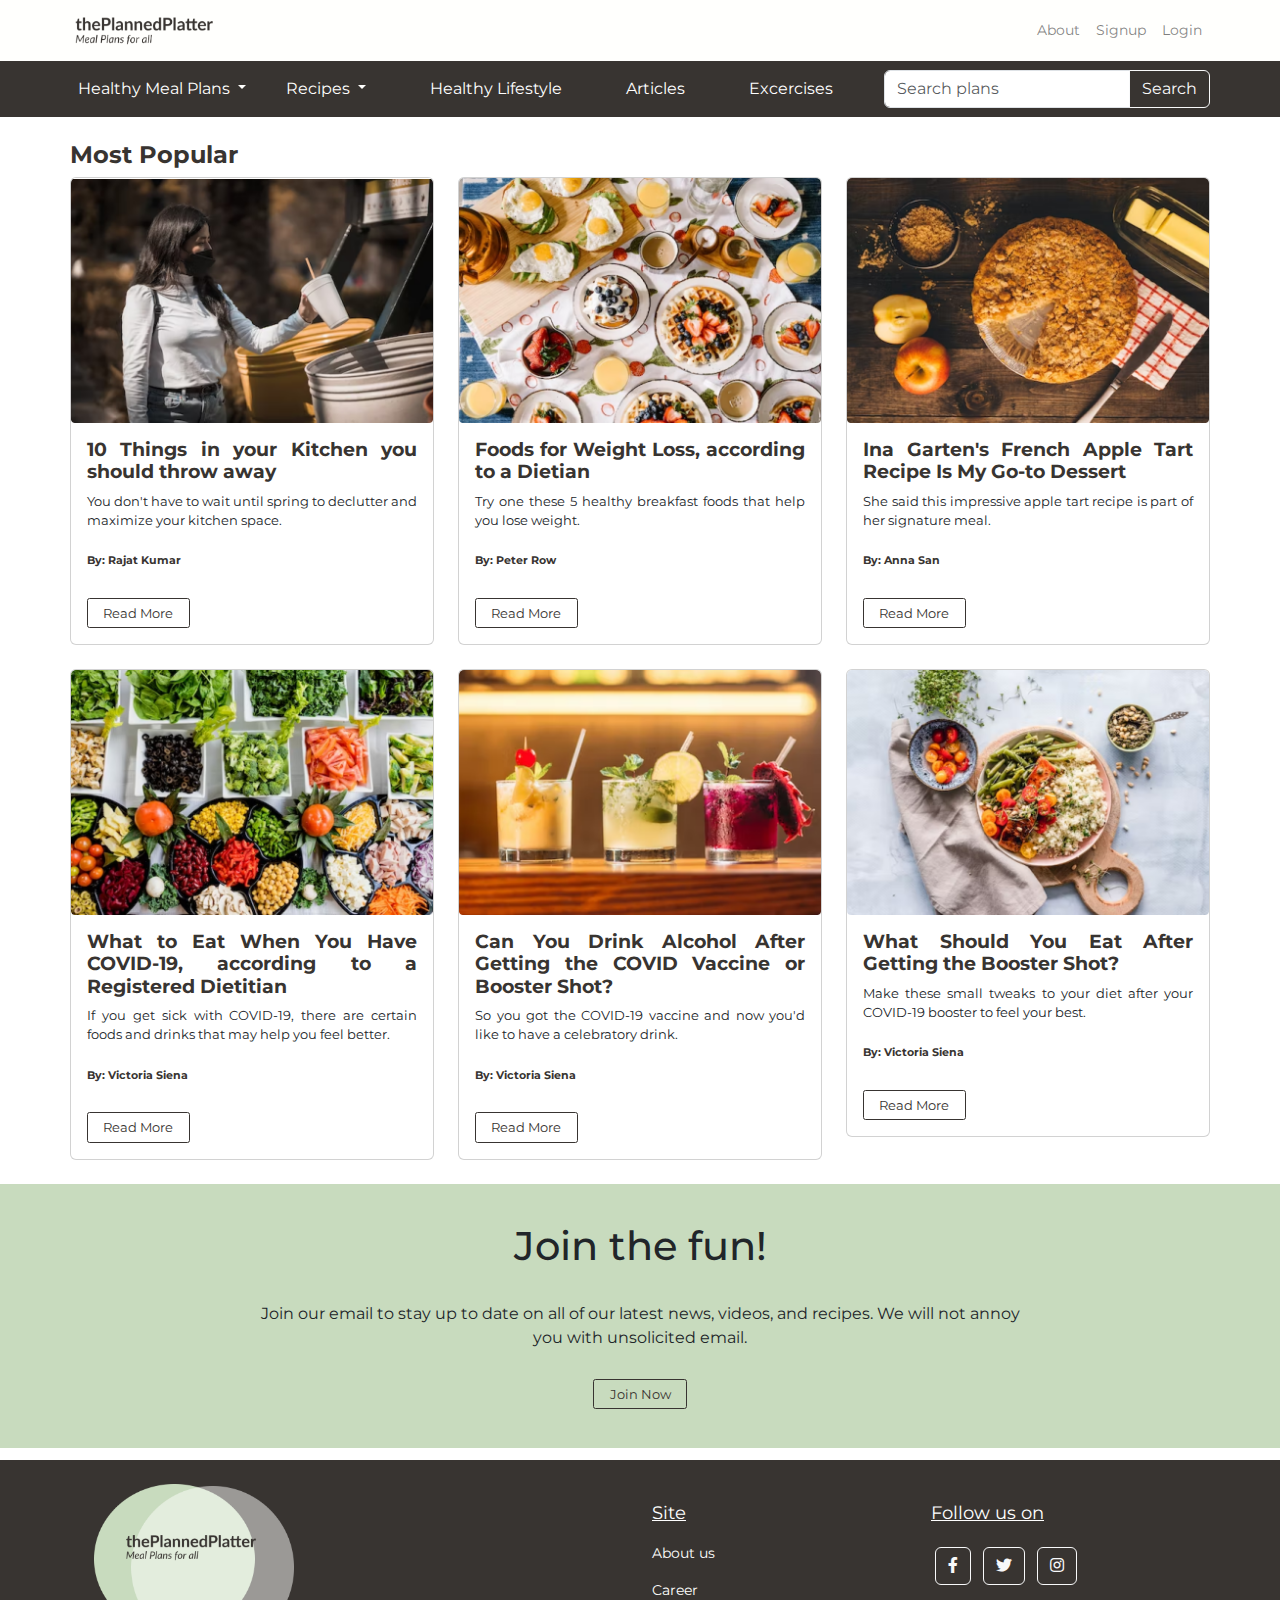
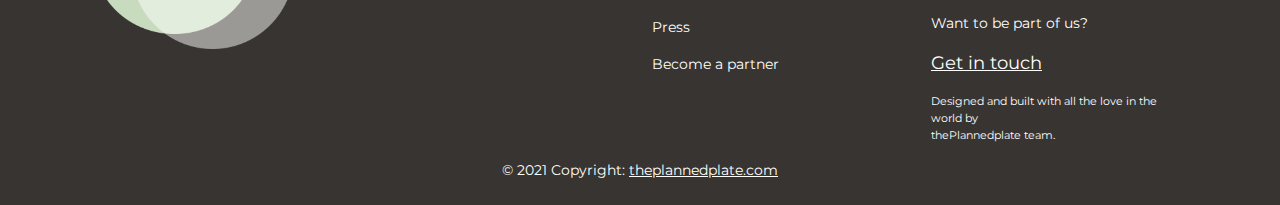
<file: Lifestyle.html>
<!DOCTYPE html>
<html lang="en">
  <head>
    <meta charset="UTF-8" />
    <meta http-equiv="X-UA-Compatible" content="IE=edge" />
    <meta name="viewport" content="width=device-width, initial-scale=1.0" />
    <link
      rel="stylesheet"
      href="https://maxcdn.bootstrapcdn.com/bootstrap/4.3.1/css/bootstrap.min.css"
    />
    <link
      href="https://cdn.jsdelivr.net/npm/bootstrap@5.2.3/dist/css/bootstrap.min.css"
      rel="stylesheet"
    />
    <link rel="stylesheet" href="./Homepage3.css" />
    <script src="https://ajax.googleapis.com/ajax/libs/jquery/3.4.1/jquery.min.js"></script>
    <script src="https://cdnjs.cloudflare.com/ajax/libs/popper.js/1.14.7/umd/popper.min.js"></script>
    <script src="https://maxcdn.bootstrapcdn.com/bootstrap/4.3.1/js/bootstrap.min.js"></script>
    <script src="https://cdn.jsdelivr.net/npm/bootstrap@5.2.3/dist/js/bootstrap.bundle.min.js"></script>

    <link
      href="https://www.jqueryscript.net/css/jquerysctipttop.css"
      rel="stylesheet"
      type="text/css"
    />
    <link
      href="https://cdn.jsdelivr.net/npm/bootstrap@5.1.3/dist/css/bootstrap.min.css"
      rel="stylesheet"
      integrity="sha384-1BmE4kWBq78iYhFldvKuhfTAU6auU8tT94WrHftjDbrCEXSU1oBoqyl2QvZ6jIW3"
      crossorigin="anonymous"
    />
    <link
      rel="stylesheet"
      href="https://use.fontawesome.com/releases/v5.14.0/css/all.css"
    />
    <title>thePlannedPlatter</title>
    <link rel="icon" type="image/png" href="./static/images/Icon2.png" />
    <style>
      body {
        font-family: "Montserrat";
        font-size: 16px;
      }

      .tooltip {
        position: relative;
        display: inline-block;
        border-bottom: 1px dotted #383431;
      }

      .tooltip .tooltiptext {
        visibility: hidden;
        width: 120px;
        background-color: #383431;
        color: #fff;
        text-align: center;
        border-radius: 6px;
        padding: 5px 0;
        position: absolute;
        z-index: 1;
        top: 150%;
        left: 50%;
        margin-left: -60px;
      }

      .tooltip .tooltiptext::after {
        content: "";
        position: absolute;
        bottom: 100%;
        left: 50%;
        margin-left: -5px;
        border-width: 5px;
        border-style: solid;
        border-color: transparent transparent #383431 transparent;
      }

      .tooltip:hover .tooltiptext {
        visibility: visible;
      }
    </style>
  </head>

  <body>
    <header>
      <!--Nav bar 1-->
      <nav
        class="py-1 navbar navbar-expand-lg navbar-light"
        style="
          background-color: #fffffd;
          color: #383431;
          font-size: 14px;
          font-weight: 400;
        "
      >
        <div class="container">
          <!--<a href="#" class="navbar-brand">Logo</a>-->
          <div class="logo">
            <a class="navbar-brand" href="./index.html">
              <img
                src="./static/images/Final-logo.png"
                alt="Logo"
                width="150px"
                height="40%"
              />
            </a>
          </div>

          <!--Toggler button-->
          <button
            type="button"
            class="navbar-toggler"
            data-bs-toggle="collapse"
            data-bs-target="#navmenu"
          >
            <span class="navbar-toggler-icon"></span>
          </button>

          <!--Search button
            <div class="d-none d-lg-block navbar-right">
              <form class="d-flex ms-auto" action="">
                <input type="search" placeholder="Search" class="form-control" />
                <input type="submit" value="Search" class="btn btn-dark" />
              </form>
            </div>-->

          <div class="collapse navbar-collapse" id="navmenu">
            <ul class="navbar-nav ms-auto">
              <li class="nav-item">
                <a href="#learnabout" class="nav-link">About</a>
              </li>
              <li class="nav-item">
                <a href="./signup.html" class="nav-link">Signup</a>
              </li>
              <li class="nav-item">
                <a href="./login.html" class="nav-link">Login</a>
              </li>
            </ul>
          </div>
        </div>
      </nav>

      <!--New Nav bar 2-->
      <nav
        class="navbar navbar-expand-lg navbar-dark justify-content-centre text-white"
        style="background-color: #383431"
      >
        <button
          class="navbar-toggler"
          type="button"
          data-toggle="collapse"
          data-target="#navbarNavDropdown01"
          aria-controls="navbarNavDropdown01"
          aria-expanded="false"
          aria-label="Toggle navigation"
          style="outline-color: #fff"
        >
          <span class="navbar-toggler-icon"></span>
        </button>

        <!--Div container of na-->
        <div class="container">
          <!--<a href="#learnabout" class="nav-link" style="color: #fffffd">All</a>-->

          <!--Div 1 - containing nav bar options and drop downs-->

          <div
            class="collapse navbar-collapse"
            id="navbarNavDropdown01"
            style="color: #fffffd"
          >
            <ul class="navbar-nav me-auto mb-2 mb-lg-0">
              <li class="nav-item dropdown">
                <a
                  class="nav-link dropdown-toggle"
                  href="HealthyDietPlans1.html"
                  id="navbarDropdown"
                  role="button"
                  data-toggle="dropdown"
                  aria-haspopup="true"
                  aria-expanded="false"
                  style="color: #fffffd"
                >
                  Healthy Meal Plans
                </a>
                <!-- Dropdown menu -->
                <ul class="dropdown-menu" aria-labelledby="navbarDropdown">
                  <li>
                    <a class="dropdown-item" href="./HealthyDietPlans1.html"
                      >Healthy Meal Plans</a
                    >
                  </li>
                  <li>
                    <a class="dropdown-item" href="#"
                      >Clean Eating Meal Plans</a
                    >
                  </li>
                  <li>
                    <a class="dropdown-item" href="#">Vegan Meal Plan</a>
                  </li>
                  <li>
                    <a class="dropdown-item" href="#"
                      >Healthy Kids Meal Plans</a
                    >
                  </li>
                  <li>
                    <a class="dropdown-item" href="#">Weight loss Meal Plans</a>
                  </li>
                  <li>
                    <a class="dropdown-item" href="./HealthyDietPlans2.html"
                      >All Meal Plans</a
                    >
                  </li>
                </ul>
              </li>

              <li class="nav-item dropdown px-4">
                <a
                  class="nav-link dropdown-toggle"
                  href="Recipes1.html"
                  id="navbarDropdown"
                  role="button"
                  data-toggle="dropdown"
                  aria-haspopup="true"
                  aria-expanded="false"
                  style="color: #fffffd"
                >
                  Recipes
                </a>
                <!-- Dropdown menu -->
                <ul class="dropdown-menu" aria-labelledby="navbarDropdown">
                  <li>
                    <a class="dropdown-item" href="./Recipes1.html"
                      >Healthy Breakfast and brunch recipes</a
                    >
                  </li>
                  <li>
                    <a class="dropdown-item" href="#"
                      >Healthy Dessert Recipes</a
                    >
                  </li>
                  <li>
                    <a class="dropdown-item" href="#"
                      >Healthy quick and easy recipes</a
                    >
                  </li>
                  <li>
                    <a class="dropdown-item" href="#"
                      >Healthy Vegetarian Recipes</a
                    >
                  </li>
                  <li>
                    <a class="dropdown-item" href="#"
                      >Healthy Weight loss & Diet Recipes</a
                    >
                  </li>
                  <li>
                    <a class="dropdown-item" href="#">Healthy Dinner Recipes</a>
                  </li>
                </ul>
              </li>

              <li class="nav-item px-4">
                <a
                  class="nav-link active"
                  aria-current="page"
                  href="./Lifestyle.html"
                  >Healthy Lifestyle</a
                >
              </li>
              <li class="nav-item px-4">
                <a
                  class="nav-link active"
                  aria-current="page"
                  href="./Article1.html"
                  >Articles</a
                >
              </li>
              <li class="nav-item px-4">
                <a
                  class="nav-link active"
                  aria-current="page"
                  href="./Excercise.html"
                  >Excercises</a
                >
              </li>
            </ul>

            <!--Search button-->
            <form class="d-flex input-group w-auto">
              <input
                type="search"
                class="form-control"
                placeholder="Search plans"
                aria-label="Search"
              />
              <button
                class="btn btn-outline-light"
                id="searchbutton"
                type="button"
                data-mdb-ripple-color="dark"
              >
                Search
              </button>
            </form>
          </div>
        </div>
      </nav>
    </header>

    <!--Popular recipes-->
    <div class="container my-4">
      <div><h2 id="em2">Most Popular</h2></div>
      <div class="row g-4">
        <!--Diet Plan 1-->
        <div class="col-12 col-md-6 col-lg-4">
          <div class="card">
            <img
              id="imj2"
              src="./static/images/healthy lifestyle/p1.png"
              alt="Dp1"
              class="card-img-top"
            />
            <div class="card-body">
              <h3 class="card-title" id="em3">
                10 Things in your Kitchen you should throw away
              </h3>
              <p class="card-text" id="emp">
                You don't have to wait until spring to declutter and maximize
                your kitchen space.
              </p>
              <h6 id="em6">By: Rajat Kumar</h6>
              <a
                href="#"
                class="button1"
                data-bs-toggle="tooltip"
                title="See Article"
                ><p id="emp" style="font-weight: 400">Read More</p>
              </a>
            </div>
          </div>
        </div>

        <!--Diet Plans2-->
        <div class="col-12 col-md-6 col-lg-4">
          <div class="card">
            <img
              src="./static/images/healthy lifestyle/p2.png"
              alt="Dp1"
              class="card-img-top"
              id="imj2"
            />
            <div class="card-body">
              <h3 class="card-title" id="em3">
                Foods for Weight Loss, according to a Dietian
              </h3>
              <p class="card-text" id="emp">
                Try one these 5 healthy breakfast foods that help you lose
                weight.
              </p>
              <h6 id="em6">By: Peter Row</h6>
              <a
                href="#"
                class="button1"
                data-bs-toggle="tooltip"
                title="See Article"
                ><p id="emp" style="font-weight: 400">Read More</p>
              </a>
            </div>
          </div>
        </div>

        <!--Diet Plan 3-->
        <div class="col-12 col-md-6 col-lg-4">
          <div class="card">
            <img
              src="./static/images/healthy lifestyle/p3.png"
              alt="Dp1"
              class="card-img-top"
              id="imj2"
            />
            <div class="card-body">
              <h3 class="card-title" id="em3">
                Ina Garten's French Apple Tart Recipe Is My Go-to Dessert
              </h3>
              <p class="card-text" id="emp">
                She said this impressive apple tart recipe is part of her
                signature meal.
              </p>
              <h6 id="em6">By: Anna San</h6>
              <a
                href="#"
                class="button1"
                data-bs-toggle="tooltip"
                title="See Article"
                ><p id="emp" style="font-weight: 400">Read More</p>
              </a>
            </div>
          </div>
        </div>
        <!--Diet Plan 4-->
        <div class="col-12 col-md-6 col-lg-4">
          <div class="card">
            <img
              id="imj2"
              src="./static/images/healthy lifestyle/p4.png"
              alt="Dp1"
              class="card-img-top"
            />
            <div class="card-body">
              <h3 class="card-title" id="em3">
                What to Eat When You Have COVID-19, according to a Registered
                Dietitian
              </h3>
              <p class="card-text" id="emp">
                If you get sick with COVID-19, there are certain foods and
                drinks that may help you feel better.
              </p>
              <h6 id="em6">By: Victoria Siena</h6>
              <a
                href="#"
                class="button1"
                data-bs-toggle="tooltip"
                title="See Article"
                ><p id="emp" style="font-weight: 400">Read More</p>
              </a>
            </div>
          </div>
        </div>

        <!--Diet Plan 5-->
        <div class="col-12 col-md-6 col-lg-4">
          <div class="card">
            <img
              id="imj2"
              src="./static/images/healthy lifestyle/p5.png"
              alt="Dp1"
              class="card-img-top"
            />
            <div class="card-body">
              <h3 class="card-title" id="em3">
                Can You Drink Alcohol After Getting the COVID Vaccine or Booster
                Shot?
              </h3>
              <p class="card-text" id="emp">
                So you got the COVID-19 vaccine and now you'd like to have a
                celebratory drink.
              </p>
              <h6 id="em6">By: Victoria Siena</h6>
              <a
                href="#"
                class="button1"
                data-bs-toggle="tooltip"
                title="See Article"
                ><p id="emp" style="font-weight: 400">Read More</p>
              </a>
            </div>
          </div>
        </div>
        <!-- Diet Plan 6 -->
        <div class="col-12 col-md-6 col-lg-4">
          <div class="card">
            <img
              id="imj2"
              src="./static/images/healthy lifestyle/p6.png"
              alt="Dp1"
              class="card-img-top"
            />
            <div class="card-body">
              <h3 class="card-title" id="em3">
                What Should You Eat After Getting the Booster Shot?
              </h3>
              <p class="card-text" id="emp">
                Make these small tweaks to your diet after your COVID-19 booster
                to feel your best.
              </p>
              <h6 id="em6">By: Victoria Siena</h6>

              <a
                href="#"
                class="button1"
                data-bs-toggle="tooltip"
                title="See Article"
                ><p id="emp" style="font-weight: 400">Read More</p>
              </a>
            </div>
          </div>
        </div>
      </div>
    </div>

    <div
      style="
        background-color: #c8dbbe;
        padding: 3%;
        padding-left: 20%;
        padding-right: 20%;
        margin-top: 1%;
        margin-bottom: 1%;
        text-align: center;
      "
    >
      <h1>Join the fun!</h1>
      <br />
      <pr
        >Join our email to stay up to date on all of our latest news, videos,
        and recipes. We will not annoy you with unsolicited email.</pr
      >
      <br />
      <br />
      <a href="./signup.html" class="button1"
        ><p id="emp" style="font-weight: 400">Join Now</p>
      </a>
    </div>
    <!--Newsletter area-->
    <!--Footer-->

    <section class="">
      <!-- Footer -->
      <footer
        class="text-white text-center text-md-start"
        style="
          background-color: #383431;
          color: #fffffd;
          font-size: 14px;
          font-weight: 400;
        "
      >
        <!-- Grid container -->
        <div class="container p-4">
          <!--Grid row-->
          <div class="row">
            <!--Grid column-->
            <div class="col-lg-6 col-md-12 mb-4 mb-md-0">
              <a href="./index.html">
                <img
                  src="./static/images/Footer Logo.png"
                  alt="Hand picked meal plan 1"
                  style="width: 200px; height: auto"
                />
              </a>
            </div>
            <!--Grid column-->

            <!--Grid column-->
            <div class="col-lg-3 col-md-6 mb-4 mb-md-0 mt-3">
              <ul class="list-unstyled">
                <li>
                  <a href="#!" class="text-white"
                    ><p style="font-size: 1em">Site</p></a
                  >
                </li>
                <li>
                  <p style="font-size: 1em; color: #fffffd">About us</p>
                </li>
                <li>
                  <p style="font-size: 1em; color: #fffffd">Career</p>
                </li>
                <li>
                  <p style="font-size: 1em; color: #fffffd">Press</p>
                </li>
                <li>
                  <p style="font-size: 1em; color: #fffffd">Become a partner</p>
                </li>
                <!--<li>
                  <a href="#!" class="text-white"><p>Become a partner</p></a>
                </li>-->
              </ul>
            </div>
            <!--Grid column-->

            <!--Grid column-->
            <div class="col-lg-3 col-md-6 mb-4 mb-md-0 mt-3">
              <ul class="list-unstyled">
                <li>
                  <a href="#!" class="text-white"
                    ><p style="font-size: 1em">Follow us on</p></a
                  >
                </li>
                <li>
                  <section class="mb-4">
                    <!-- Facebook -->
                    <a
                      class="btn btn-outline-light btn-floating m-1"
                      href="#!"
                      role="button"
                      ><i class="fab fa-facebook-f"></i
                    ></a>

                    <!-- Twitter -->
                    <a
                      class="btn btn-outline-light btn-floating m-1"
                      href="#!"
                      role="button"
                      ><i class="fab fa-twitter"></i
                    ></a>

                    <!-- Instagram -->
                    <a
                      class="btn btn-outline-light btn-floating m-1"
                      href="#!"
                      role="button"
                      ><i class="fab fa-instagram"></i
                    ></a>
                  </section>
                </li>
                <li>
                  <p style="font-size: 1em; color: #fffffd">
                    Want to be part of us?
                  </p>
                </li>
                <li>
                  <a href="#!" class="text-white"
                    ><p style="font-size: 1em">Get in touch</p></a
                  >
                </li>
                <li>
                  <p style="font-size: 0.8em; color: #fffffd">
                    Designed and built with all the love in the world by <br />
                    thePlannedplate team.
                  </p>
                </li>
              </ul>
            </div>
            <!--Grid column-->
          </div>
          <!--Grid row-->
          <!-- Copyright -->
          <div class="text-center" style="color: #fffffd">
            © 2021 Copyright:
            <a class="#" href="./index.html" style="color: #fffffd"
              >theplannedplate.com</a
            >
          </div>
          <!-- Copyright -->
        </div>
        <!-- Grid container -->
      </footer>
      <!-- Footer -->
    </section>
    <!--Footer-->

    <script>
      // Initialize tooltips
      var tooltipTriggerList = [].slice.call(
        document.querySelectorAll('[data-bs-toggle="tooltip"]')
      );
      var tooltipList = tooltipTriggerList.map(function (tooltipTriggerEl) {
        return new bootstrap.Tooltip(tooltipTriggerEl);
      });
    </script>
  </body>
</html>
</file>
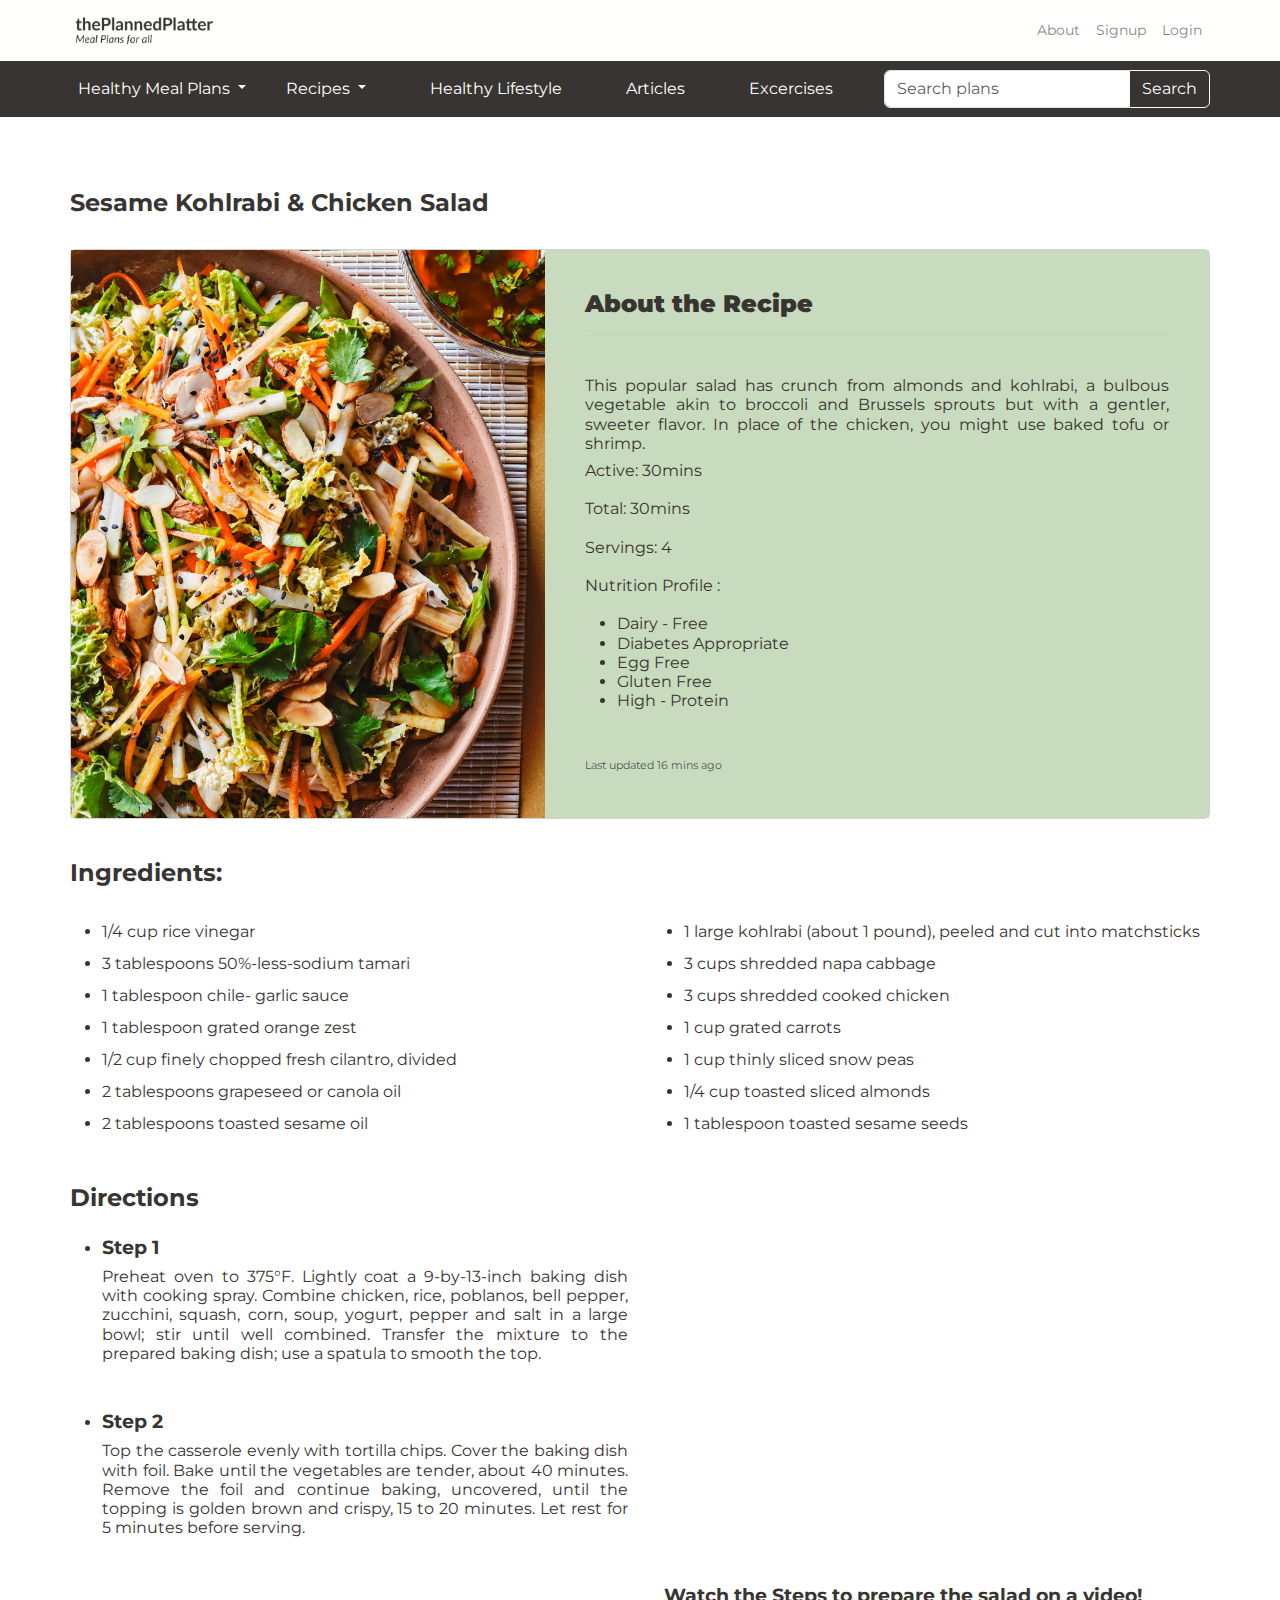
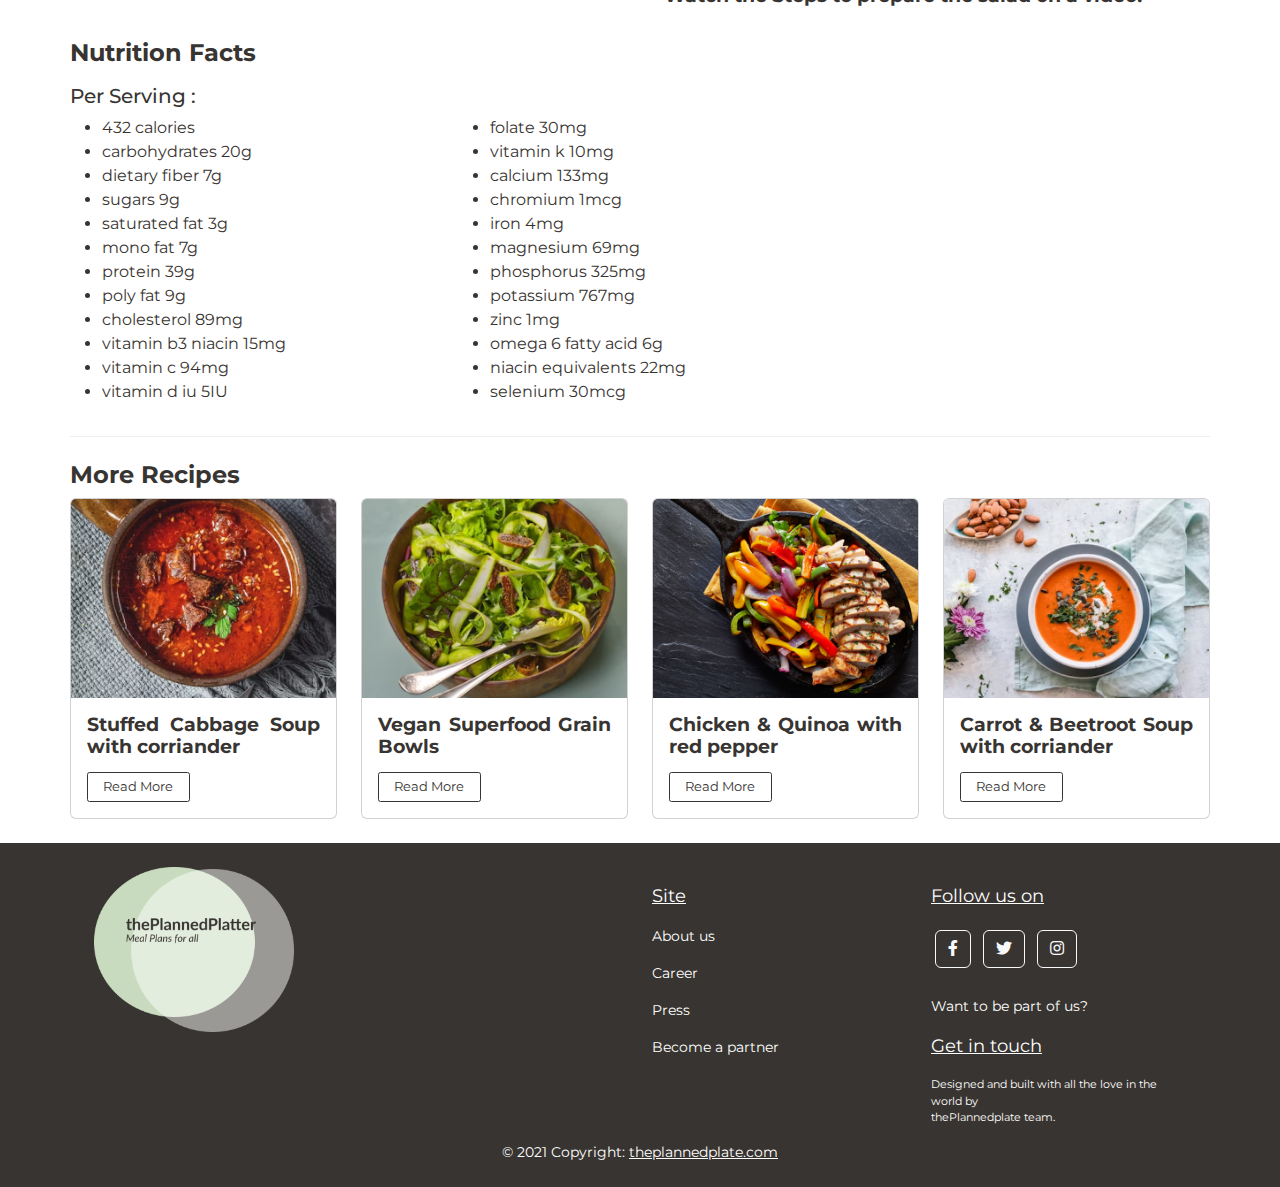
<file: Recipes2.html>
<!DOCTYPE html>
<html lang="en">
  <head>
    <meta charset="UTF-8" />
    <meta http-equiv="X-UA-Compatible" content="IE=edge" />
    <meta name="viewport" content="width=device-width, initial-scale=1.0" />

    <link
      rel="stylesheet"
      href="https://maxcdn.bootstrapcdn.com/bootstrap/4.3.1/css/bootstrap.min.css"
    />
    <link
      href="https://cdn.jsdelivr.net/npm/bootstrap@5.2.3/dist/css/bootstrap.min.css"
      rel="stylesheet"
    />
    <link rel="stylesheet" href="./Homepage3.css" />

    <script src="https://ajax.googleapis.com/ajax/libs/jquery/3.4.1/jquery.min.js"></script>
    <script src="https://cdnjs.cloudflare.com/ajax/libs/popper.js/1.14.7/umd/popper.min.js"></script>
    <script src="https://maxcdn.bootstrapcdn.com/bootstrap/4.3.1/js/bootstrap.min.js"></script>
    <script src="https://cdn.jsdelivr.net/npm/bootstrap@5.2.3/dist/js/bootstrap.bundle.min.js"></script>

    <link
      href="https://www.jqueryscript.net/css/jquerysctipttop.css"
      rel="stylesheet"
      type="text/css"
    />
    <link
      href="https://cdn.jsdelivr.net/npm/bootstrap@5.1.3/dist/css/bootstrap.min.css"
      rel="stylesheet"
      integrity="sha384-1BmE4kWBq78iYhFldvKuhfTAU6auU8tT94WrHftjDbrCEXSU1oBoqyl2QvZ6jIW3"
      crossorigin="anonymous"
    />
    <link
      rel="stylesheet"
      href="https://use.fontawesome.com/releases/v5.14.0/css/all.css"
    />

    <title>thePlannedPlatter</title>
    <link rel="icon" type="image/png" href="./static/images/Icon2.png" />

    <style>
      body {
        font-family: "Montserrat";
        font-size: 16px;
      }
    </style>
  </head>

  <body>
    <header>
      <!--Nav bar 1-->
      <nav
        class="py-1 navbar navbar-expand-lg navbar-light"
        style="
          background-color: #fffffd;
          color: #383431;
          font-size: 14px;
          font-weight: 400;
        "
      >
        <div class="container">
          <!--<a href="#" class="navbar-brand">Logo</a>-->
          <div class="logo">
            <a class="navbar-brand" href="./index.html">
              <img
                src="./static/images/Final-logo.png"
                alt="Logo"
                width="150px"
                height="40%"
              />
            </a>
          </div>

          <!--Toggler button-->
          <button
            type="button"
            class="navbar-toggler"
            data-bs-toggle="collapse"
            data-bs-target="#navmenu"
          >
            <span class="navbar-toggler-icon"></span>
          </button>

          <!--Search button
            <div class="d-none d-lg-block navbar-right">
              <form class="d-flex ms-auto" action="">
                <input type="search" placeholder="Search" class="form-control" />
                <input type="submit" value="Search" class="btn btn-dark" />
              </form>
            </div>-->

          <div class="collapse navbar-collapse" id="navmenu">
            <ul class="navbar-nav ms-auto">
              <li class="nav-item">
                <a href="#learnabout" class="nav-link">About</a>
              </li>
              <li class="nav-item">
                <a href="./signup.html" class="nav-link">Signup</a>
              </li>
              <li class="nav-item">
                <a href="./login.html" class="nav-link">Login</a>
              </li>
            </ul>
          </div>
        </div>
      </nav>

      <!--New Nav bar 2-->
      <nav
        class="navbar navbar-expand-lg navbar-dark justify-content-centre text-white"
        style="background-color: #383431"
      >
        <button
          class="navbar-toggler"
          type="button"
          data-toggle="collapse"
          data-target="#navbarNavDropdown01"
          aria-controls="navbarNavDropdown01"
          aria-expanded="false"
          aria-label="Toggle navigation"
          style="outline-color: #fff"
        >
          <span class="navbar-toggler-icon"></span>
        </button>

        <!--Div container of na-->
        <div class="container">
          <!--<a href="#learnabout" class="nav-link" style="color: #fffffd">All</a>-->

          <!--Div 1 - containing nav bar options and drop downs-->

          <div
            class="collapse navbar-collapse"
            id="navbarNavDropdown01"
            style="color: #fffffd"
          >
            <ul class="navbar-nav me-auto mb-2 mb-lg-0">
              <li class="nav-item dropdown">
                <a
                  class="nav-link dropdown-toggle"
                  href="HealthyDietPlans1.html"
                  id="navbarDropdown"
                  role="button"
                  data-toggle="dropdown"
                  aria-haspopup="true"
                  aria-expanded="false"
                  style="color: #fffffd"
                >
                  Healthy Meal Plans
                </a>
                <!-- Dropdown menu -->
                <ul class="dropdown-menu" aria-labelledby="navbarDropdown">
                  <li>
                    <a class="dropdown-item" href="./HealthyDietPlans1.html"
                      >Healthy Meal Plans</a
                    >
                  </li>
                  <li>
                    <a class="dropdown-item" href="#"
                      >Clean Eating Meal Plans</a
                    >
                  </li>
                  <li>
                    <a class="dropdown-item" href="#">Vegan Meal Plan</a>
                  </li>
                  <li>
                    <a class="dropdown-item" href="#"
                      >Healthy Kids Meal Plans</a
                    >
                  </li>
                  <li>
                    <a class="dropdown-item" href="#">Weight loss Meal Plans</a>
                  </li>
                  <li>
                    <a class="dropdown-item" href="./HealthyDietPlans2.html"
                      >All Meal Plans</a
                    >
                  </li>
                </ul>
              </li>

              <li class="nav-item dropdown px-4">
                <a
                  class="nav-link dropdown-toggle"
                  href="Recipes1.html"
                  id="navbarDropdown"
                  role="button"
                  data-toggle="dropdown"
                  aria-haspopup="true"
                  aria-expanded="false"
                  style="color: #fffffd"
                >
                  Recipes
                </a>
                <!-- Dropdown menu -->
                <ul class="dropdown-menu" aria-labelledby="navbarDropdown">
                  <li>
                    <a class="dropdown-item" href="./Recipes1.html"
                      >Healthy Breakfast and brunch recipes</a
                    >
                  </li>
                  <li>
                    <a class="dropdown-item" href="#"
                      >Healthy Dessert Recipes</a
                    >
                  </li>
                  <li>
                    <a class="dropdown-item" href="#"
                      >Healthy quick and easy recipes</a
                    >
                  </li>
                  <li>
                    <a class="dropdown-item" href="#"
                      >Healthy Vegetarian Recipes</a
                    >
                  </li>
                  <li>
                    <a class="dropdown-item" href="#"
                      >Healthy Weight loss & Diet Recipes</a
                    >
                  </li>
                  <li>
                    <a class="dropdown-item" href="#">Healthy Dinner Recipes</a>
                  </li>
                </ul>
              </li>

              <li class="nav-item px-4">
                <a
                  class="nav-link active"
                  aria-current="page"
                  href="./Lifestyle.html"
                  >Healthy Lifestyle</a
                >
              </li>
              <li class="nav-item px-4">
                <a
                  class="nav-link active"
                  aria-current="page"
                  href="./Article1.html"
                  >Articles</a
                >
              </li>
              <li class="nav-item px-4">
                <a
                  class="nav-link active"
                  aria-current="page"
                  href="./Excercise.html"
                  >Excercises</a
                >
              </li>
            </ul>

            <!--Search button-->
            <form class="d-flex input-group w-auto">
              <input
                type="search"
                class="form-control"
                placeholder="Search plans"
                aria-label="Search"
              />
              <button
                class="btn btn-outline-light"
                id="searchbutton"
                type="button"
                data-mdb-ripple-color="dark"
              >
                Search
              </button>
            </form>
          </div>
        </div>
      </nav>
    </header>

    <!--Cards for Hand Picked Meal Plans-->
    <div class="container mt-4 pt-4">
      <br />
      <h2 id="em2">Sesame Kohlrabi & Chicken Salad</h2>
      <br />

      <!--row 1 - card 1-->
      <div class="card mb-3" style="max-width: 1500px">
        <div class="row g-0">
          <div class="col-md-5">
            <div style="width: 100%; height: 100%">
              <img
                src="./static/images/One recipe/rp.png"
                alt="Hand picked meal plan 1"
                style="
                  float: left;
                  width: 100%;
                  height: 100%;
                  object-fit: cover;
                "
              />
            </div>
          </div>
          <div class="col-md-7 p-4" style="background: #c8dbbe">
            <div class="card-body">
              <h2 class="card-title" id="em2">
                <b>About the Recipe</b>
              </h2>
              <hr />
              <br />
              <h4 class="card-text" id="em4" style="font-weight: 400">
                This popular salad has crunch from almonds and kohlrabi, a
                bulbous vegetable akin to broccoli and Brussels sprouts but with
                a gentler, sweeter flavor. In place of the chicken, you might
                use baked tofu or shrimp.
              </h4>
              <h4 id="em4" style="font-weight: 400">
                Active: 30mins <br /><br />
                Total: 30mins
                <br /><br />
                Servings: 4
                <br /><br />
                Nutrition Profile :
                <br /><br />
                <ul>
                  <li>Dairy - Free</li>
                  <li>Diabetes Appropriate</li>
                  <li>Egg Free</li>
                  <li>Gluten Free</li>
                  <li>High - Protein</li>
                </ul>
              </h4>
              <br />
              <p class="card-text" id="emp">
                <small class="text-muted">Last updated 16 mins ago</small>
              </p>
            </div>
          </div>
        </div>
      </div>
      <!--End of row 1 - card 1-->
    </div>
    <!--Ingredients list-->
    <!--1st row-->
    <div class="container">
      <div class="row">
        <div class="py-4"><h2 id="em2">Ingredients:</h2></div>

        <div class="col-md-6">
          <ul>
            <li>
              <label for="vinegar">1/4 cup rice vinegar</label>
            </li>
            <li>
              <label for="tamari">3 tablespoons 50%-less-sodium tamari</label>
            </li>
            <li>
              <label for="sauce">1 tablespoon chile- garlic sauce</label>
            </li>
            <li>
              <label for="orange zest">1 tablespoon grated orange zest</label>
            </li>
            <li>
              <label for="cilantro"
                >1/2 cup finely chopped fresh cilantro, divided</label
              >
            </li>
            <li>
              <label for="oil">2 tablespoons grapeseed or canola oil</label>
            </li>
            <li>
              <label for="sesame oil">2 tablespoons toasted sesame oil</label>
            </li>
          </ul>
        </div>

        <!--start of 2nd col of ingredients-->
        <div class="col-md-6">
          <ul>
            <li>
              <label for="kholrabi">
                1 large kohlrabi (about 1 pound), peeled and cut into
                matchsticks</label
              >
            </li>
            <li>
              <label for="cabbage">3 cups shredded napa cabbage</label>
            </li>
            <li>
              <label for="chicken"> 3 cups shredded cooked chicken</label>
            </li>
            <li>
              <label for="carrots">1 cup grated carrots</label>
            </li>
            <li>
              <label for="snow peas">1 cup thinly sliced snow peas</label>
            </li>
            <li>
              <label for="almonds">1/4 cup toasted sliced almonds</label>
            </li>
            <li>
              <label for="sesame seeds"
                >1 tablespoon toasted sesame seeds</label
              >
            </li>
          </ul>
        </div>
      </div>
    </div>

    <!--video link-->
    <div class="container pt-4">
      <div><h2 id="em2">Directions</h2></div>
      <div class="row mt-4">
        <div class="col-md-6">
          <ul>
            <li>
              <h3 id="em3">Step 1</h3>
              <h4 class="card-text" id="em4" style="font-weight: 400">
                Preheat oven to 375°F. Lightly coat a 9-by-13-inch baking dish
                with cooking spray. Combine chicken, rice, poblanos, bell
                pepper, zucchini, squash, corn, soup, yogurt, pepper and salt in
                a large bowl; stir until well combined. Transfer the mixture to
                the prepared baking dish; use a spatula to smooth the top.
              </h4>
            </li>
            <br />
            <br />
            <li>
              <h3 id="em3">Step 2</h3>
              <h4 class="card-text" id="em4" style="font-weight: 400">
                Top the casserole evenly with tortilla chips. Cover the baking
                dish with foil. Bake until the vegetables are tender, about 40
                minutes. Remove the foil and continue baking, uncovered, until
                the topping is golden brown and crispy, 15 to 20 minutes. Let
                rest for 5 minutes before serving.
              </h4>
            </li>
          </ul>
        </div>
        <div class="col-12 col-md-6 p-4">
          <div class="video-responsive">
            <iframe
              width="450"
              height="345"
              src="https://www.youtube.com/embed/USzj8R7sVAI"
              frameborder="0"
              allowfullscreen
            >
            </iframe>
          </div>
          <br />
          <h3 id="em3">Watch the Steps to prepare the salad on a video!</h3>
        </div>
      </div>
      <div><h2 id="em2">Nutrition Facts</h2></div>
      <div class="pt-2">
        <h5>Per Serving :</h5>
      </div>
      <div class="row">
        <div class="col-12 col-md-5 col-lg-4">
          <ul id="em4" style="font-weight: 400">
            <li>432 calories</li>
            <li>carbohydrates 20g</li>
            <li>dietary fiber 7g</li>
            <li>sugars 9g</li>
            <li>saturated fat 3g</li>
            <li>mono fat 7g</li>
            <li>protein 39g</li>
            <li>poly fat 9g</li>
            <li>cholesterol 89mg</li>
            <li>vitamin b3 niacin 15mg</li>
            <li>vitamin c 94mg</li>
            <li>vitamin d iu 5IU</li>
          </ul>
        </div>
        <div class="col-12 col-md-5 col-lg-4">
          <ul id="em4" style="font-weight: 400">
            <li>folate 30mg</li>
            <li>vitamin k 10mg</li>
            <li>calcium 133mg</li>
            <li>chromium 1mcg</li>
            <li>iron 4mg</li>
            <li>magnesium 69mg</li>
            <li>phosphorus 325mg</li>
            <li>potassium 767mg</li>
            <li>zinc 1mg</li>
            <li>omega 6 fatty acid 6g</li>
            <li>niacin equivalents 22mg</li>
            <li>selenium 30mcg</li>
          </ul>
        </div>
      </div>
      <hr />
    </div>

    <!--Popular news-->
    <div class="container my-4">
      <div><h2 id="em2">More Recipes</h2></div>

      <div class="row g-4">
        <div class="col-sm-6 col-lg-3">
          <div class="card">
            <img
              src="./static/images/Diet recipes page/R 5.png"
              alt="Dp1"
              class="card-img-top"
            />
            <div class="card-body">
              <h3 class="card-title" id="em3">
                Stuffed Cabbage Soup with corriander
              </h3>
              <a href="#" class="button1"
                ><p id="emp" style="font-weight: 400">Read More</p>
              </a>
            </div>
          </div>
        </div>
        <div class="col-sm-6 col-lg-3">
          <div class="card">
            <img
              src="./static/images/Diet recipes page/R 6.png"
              alt="Dp1"
              class="card-img-top"
            />
            <div class="card-body">
              <h3 class="card-title" id="em3">Vegan Superfood Grain Bowls</h3>
              <a href="#" class="button1"
                ><p id="emp" style="font-weight: 400">Read More</p>
              </a>
            </div>
          </div>
        </div>
        <div class="col-sm-6 col-lg-3">
          <div class="card">
            <img
              src="./static/images/Diet recipes page/R 7.png"
              alt="Dp1"
              class="card-img-top"
            />
            <div class="card-body">
              <h3 class="card-title" id="em3">
                Chicken & Quinoa with red pepper
              </h3>
              <a href="#" class="button1"
                ><p id="emp" style="font-weight: 400">Read More</p>
              </a>
            </div>
          </div>
        </div>
        <div class="col-sm-6 col-lg-3">
          <div class="card">
            <img
              src="./static/images/Diet recipes page/R 8.png"
              alt="Dp1"
              class="card-img-top"
            />
            <div class="card-body">
              <h3 class="card-title" id="em3">
                Carrot & Beetroot Soup with corriander
              </h3>
              <a href="#" class="button1"
                ><p id="emp" style="font-weight: 400">Read More</p>
              </a>
            </div>
          </div>
        </div>
      </div>
    </div>

    <!--Footer-->

    <section class="">
      <!-- Footer -->
      <footer
        class="text-white text-center text-md-start"
        style="
          background-color: #383431;
          color: #fffffd;
          font-size: 14px;
          font-weight: 400;
        "
      >
        <!-- Grid container -->
        <div class="container p-4">
          <!--Grid row-->
          <div class="row">
            <!--Grid column-->
            <div class="col-lg-6 col-md-12 mb-4 mb-md-0">
              <a href="./index.html">
                <img
                  src="./static/images/Footer Logo.png"
                  alt="Hand picked meal plan 1"
                  style="width: 200px; height: auto"
                />
              </a>
            </div>
            <!--Grid column-->

            <!--Grid column-->
            <div class="col-lg-3 col-md-6 mb-4 mb-md-0 mt-3">
              <ul class="list-unstyled">
                <li>
                  <a href="#!" class="text-white"
                    ><p style="font-size: 1em">Site</p></a
                  >
                </li>
                <li>
                  <p style="font-size: 1em; color: #fffffd">About us</p>
                </li>
                <li>
                  <p style="font-size: 1em; color: #fffffd">Career</p>
                </li>
                <li>
                  <p style="font-size: 1em; color: #fffffd">Press</p>
                </li>
                <li>
                  <p style="font-size: 1em; color: #fffffd">Become a partner</p>
                </li>
                <!--<li>
                  <a href="#!" class="text-white"><p>Become a partner</p></a>
                </li>-->
              </ul>
            </div>
            <!--Grid column-->

            <!--Grid column-->
            <div class="col-lg-3 col-md-6 mb-4 mb-md-0 mt-3">
              <ul class="list-unstyled">
                <li>
                  <a href="#!" class="text-white"
                    ><p style="font-size: 1em">Follow us on</p></a
                  >
                </li>
                <li>
                  <section class="mb-4">
                    <!-- Facebook -->
                    <a
                      class="btn btn-outline-light btn-floating m-1"
                      href="#!"
                      role="button"
                      ><i class="fab fa-facebook-f"></i
                    ></a>

                    <!-- Twitter -->
                    <a
                      class="btn btn-outline-light btn-floating m-1"
                      href="#!"
                      role="button"
                      ><i class="fab fa-twitter"></i
                    ></a>

                    <!-- Instagram -->
                    <a
                      class="btn btn-outline-light btn-floating m-1"
                      href="#!"
                      role="button"
                      ><i class="fab fa-instagram"></i
                    ></a>
                  </section>
                </li>
                <li>
                  <p style="font-size: 1em; color: #fffffd">
                    Want to be part of us?
                  </p>
                </li>
                <li>
                  <a href="#!" class="text-white"
                    ><p style="font-size: 1em">Get in touch</p></a
                  >
                </li>
                <li>
                  <p style="font-size: 0.8em; color: #fffffd">
                    Designed and built with all the love in the world by <br />
                    thePlannedplate team.
                  </p>
                </li>
              </ul>
            </div>
            <!--Grid column-->
          </div>
          <!--Grid row-->
          <!-- Copyright -->
          <div class="text-center" style="color: #fffffd">
            © 2021 Copyright:
            <a class="#" href="./index.html" style="color: #fffffd"
              >theplannedplate.com</a
            >
          </div>
          <!-- Copyright -->
        </div>
        <!-- Grid container -->
      </footer>
      <!-- Footer -->
    </section>
    <!--Footer-->
  </body>
</html>
</file>
<file: Homepage3.css>
/*cccc*/

@import url(//fonts.googleapis.com/css?family=Montserrat:300,500);

* {
  font-family: Montserrat;
}

ul li a {
  font-size: 18px;
}
.navbar-brand {
  font-size: 14px;
  color: #383431;
}
/*
.card {
  border: none;
}*/

.card-img-overlay {
  position: absolute;
  top: 0;
  right: 0;
  bottom: 0;
  left: 0;
  align-items: flex-end;
}

.bg-secondary {
  background-color: #383431;
}

/*carousel cards*/

.container {
  padding: 0px;
  margin-right: auto;
  margin-left: auto;
  color: #383431;
}
@media (min-width: 768px) {
  .container {
    width: 750px;
  }
}
@media (min-width: 992px) {
  .container {
    width: 970px;
  }
}
@media (min-width: 1200px) {
  .container {
    width: 1170px;
  }
}

@media (max-width: 767px) {
  #featureContainer .carousel-inner .carousel-item > div {
    display: none;
  }
  #featureContainer .carousel-inner .carousel-item > div:first-child {
    display: block;
  }
}

#featureContainer .carousel-inner .carousel-item.active,
#featureContainer .carousel-inner .carousel-item-next,
#featureContainer .carousel-inner .carousel-item-prev {
  display: flex;
}

/* medium and up screens */
@media (min-width: 768px) {
  #featureContainer .carousel-inner .carousel-item-end.active,
  #featureContainer .carousel-inner .carousel-item-next {
    transform: translateX(25%);
  }

  #featureContainer .carousel-inner .carousel-item-start.active,
  #featureContainer .carousel-inner .carousel-item-prev {
    transform: translateX(-25%);
  }
  #featureContainer .card img {
    width: 100%;
    height: 30vh;
  }
  #featureContainer .carousel-item {
    justify-content: space-between;
  }
}
@media (max-width: 767px) {
  #featureContainer .card img {
    width: 100%;
    height: 30vh;
  }
}
#featureContainer .carousel-inner .carousel-item-end,
#featureContainer .carousel-inner .carousel-item-start {
  transform: translateX(0);
}
#featureContainer .card {
  border: 0;
}
#featureContainer .card {
  position: relative;
}
#featureContainer .card .card-img-overlays {
  position: absolute;
  bottom: 15%;
  left: 10%;
  color: #fffffd;
  font-weight: bolder;
}
#featureContainer a {
  text-decoration: none;
}
#featureContainer .indicator {
  border-radius: 15px;

  padding: 10px;
  width: 300px;
  height: 150px;
}
#featureContainer .indicator:hover {
  background-color: #383431;
  border: 1px solid #383431;
  transition: 200ms;
}
#featureContainer .indicator:hover {
  color: #fffffd;
  transition: 200ms;
}

#featureContainer .indicator {
  color: #383431;
}
#featureContainer .float-end {
  padding-top: 10px;
}

.carousel-item diet1 diet2 {
  position: relative;
  z-index: -1;
}

/*z-index for carousel bg*/
.carousel-caption {
  background: #c8dbbe;
  width: 380px;
  height: 400px;
  color: #383431;
  position: absolute;
  bottom: 20px;
  top: 30px;
  left: 10px;
  z-index: 1;
}
.card workout {
  position: absolute;
  bottom: 20px;
  left: 10px;
}

/*.first-txt {
  position: absolute;
  top: 17px;
  left: 50px;
}

.second-txt {
  position: absolute;
  bottom: 20px;
  left: 10px;
}*/

#textem1 {
  display: block;
  font-size: 2vw;
  margin-top: 0.67vw;
  margin-bottom: 0.67vw;
  margin-left: 0;
  margin-right: 0;
  font-weight: bold;
  color: #383431;
  text-align: justify;
}
#textem2 {
  display: block;
  font-size: 2vw;
  margin-top: 0.83vw;
  margin-bottom: 0.83vw;
  margin-left: 0;
  margin-right: 0;
  font-weight: bold;
  color: #383431;
  text-align: justify;
}
#textem3 {
  display: block;
  font-size: 1.17vw;
  margin-top: 1vw;
  margin-bottom: 1vw;
  margin-left: 0;
  margin-right: 0;
  font-weight: bold;
  color: #383431;
  text-align: justify;
}
#textem4 {
  display: block;
  font-size: 1vw;
  margin-top: 1.33vw;
  margin-bottom: 1.33vw;
  margin-left: 0;
  margin-right: 0;
  font-weight: bold;
  color: #383431;
  text-align: justify;
}
#textem5 {
  display: block;
  font-size: 0.83vw;
  margin-top: 1.67vw;
  margin-bottom: 1.67vw;
  margin-left: 0;
  margin-right: 0;
  font-weight: bold;
  color: #383431;
  text-align: justify;
}
#textem6 {
  display: block;
  font-size: 0.67vw;
  margin-top: 2.33vw;
  margin-bottom: 2.33vw;
  margin-left: 0;
  margin-right: 0;
  font-weight: bold;
  color: #383431;
  text-align: justify;
}
#textemp {
  display: block;
  font-size: 1vw;
  margin-left: 0;
  margin-right: 0;
  margin-top: 0.33vw;
  margin-bottom: 0.33vw;
  /*color: #383431;*/
  text-align: justify;
}

#em1 {
  display: block;
  font-size: 2em;
  /*margin-top: 0.67em;*/
  margin-bottom: 0.67em;
  margin-left: 0;
  margin-right: 0;
  font-weight: bold;
  color: #383431;
  text-align: justify;
}
#em2 {
  display: block;
  font-size: 1.5em;
  /*margin-top: 0.83em;
  margin-bottom: 0.83em;*/
  margin-left: 0;
  margin-right: 0;
  font-weight: bold;
  color: #383431;
  text-align: justify;
}
#em3 {
  display: block;
  font-size: 1.17em;
  /*margin-top: 1em;
  margin-bottom: 1em;*/
  margin-left: 0;
  margin-right: 0;
  font-weight: bold;
  color: #383431;
  text-align: justify;
}
#em4 {
  display: block;
  font-size: 1em;
  /*margin-top: 1.33em;
  margin-bottom: 1.33em;*/
  margin-left: 0;
  margin-right: 0;
  font-weight: bold;
  color: #383431;
  text-align: justify;
}
#em5 {
  display: block;
  font-size: 0.83em;
  margin-top: 1.67em;
  margin-bottom: 1.67em;
  margin-left: 0;
  margin-right: 0;
  font-weight: bold;
  color: #383431;
  text-align: justify;
}
#em6 {
  display: block;
  font-size: 0.67em;
  margin-top: 2.33em;
  margin-bottom: 2.33em;
  font-weight: bold;
  color: #383431;
  text-align: justify;
}
#emp {
  font-size: 0.8em;
  margin-top: 1.33em;
  margin-bottom: 1.33em;
  text-align: justify;
  margin-top: 0.33vw;
  margin-bottom: 0.33vw;
}

#cimg {
  width: 100%;
  height: auto;
}
#bimg {
  width: 100%;
  height: 35vw;
}

/*z-index for carousel bg1*/
#diet1 {
  position: relative;
  z-index: -1;
  width: 100%;
  height: 55%;
}
#text1 {
  color: #383431;
  background: #c8dbbe;
  padding: 4%;
  position: absolute;
  width: 25vw;
  height: auto;
  top: 5vw;
  bottom: 5vw;
  left: 10vw;
  z-index: 2;
}

/*z-index for carousel bg2*/
#diet2 {
  position: relative;
  z-index: -1;
  width: 100%;
  height: 55%;
}
#text2 {
  color: #383431;
  background: #c8dbbe;
  position: absolute;
  width: 25vw;
  height: auto;
  top: 5vw;
  bottom: 5vw;
  left: 10vw;
  z-index: 2;
  padding: 4%;
}

/*z-index for carousel bg3*/
#diet3 {
  position: relative;
  z-index: -1;
  width: 100%;
  height: 55%;
}
#text3 {
  color: #383431;
  background: #c8dbbe;
  position: absolute;
  width: 25vw;
  height: auto;
  top: 5vw;
  bottom: 5vw;
  left: 10vw;
  z-index: 2;
  padding: 4%;
}
.image img {
  width: 100%;
  height: 100%;
}

.image {
  position: relative;
}

.image figcaption {
  position: absolute;
  top: 50%;
  bottom: 50%;
  right: 10%;
  left: 10%;
  color: #fffffd;
}

.responsive {
  width: 100%;
  height: auto;
}
a.button1 {
  display: inline-block;
  padding: 0.02vw 1.2vw;
  border: 0.09em solid #383431;
  margin-top: 0.4vw;
  border-radius: 0.2vw;
  box-sizing: border-box;
  text-decoration: none;
  font-weight: 400;
  color: #383431;
  text-align: center;
  transition: all 0.2s;
}

a.button1:hover {
  color: #fffffd;
  background-color: #383431;
}
@media all and (max-width: 30vw) {
  a.button1 {
    display: block;
    margin: 0.4vw auto;
  }
}

#buttonhover:hover {
  color: white;
  background-color: #383431;
}

/*Horizontal divider */
hr {
  margin-top: 1rem;
  margin-bottom: 1rem;
  border: 0;
  border-top: 1px solid rgba(0, 0, 0, 0.1);
  background-color: #c8dbbe;
}

/*Responsive video - Recipe page*/
.video-responsive {
  overflow: hidden;
  padding-bottom: 56.25%;
  position: relative;
  height: 0;
}
.video-responsive iframe {
  left: 0;
  top: 0;
  height: 100%;
  width: 100%;
  position: absolute;
}

/*nav bar search button*/

#searchbutton:hover {
  background-color: #383431;
  color: #fffffd;
}
</file>
<file: HealthyDietPlans1.css>
@import url(//fonts.googleapis.com/css?family=Montserrat:300,500);
body {
  font-family: Montserrat;
  background: #fffffd;
}

.conatiner {
  width: 100%;
  height: 500px;
}
.wrap {
  display: -webkit-box;
  display: -ms-flexbox;
  display: flex;
  -ms-flex-wrap: wrap;
  flex-wrap: wrap;
  -webkit-box-pack: center;
  -ms-flex-pack: center;
  justify-content: center;
  -webkit-box-align: center;
  -ms-flex-align: center;
  align-items: center;
  -webkit-box-orient: horizontal;
  -webkit-box-direction: normal;
  -ms-flex-direction: row;
  flex-direction: row;
}

.box {
  margin: 10px;
  width: 300px;
  height: 380px;
  text-align: center;
  border-radius: 3px;
  -webkit-transition: 200ms ease-in-out;
  -o-transition: 200ms ease-in-out;
  transition: 200ms ease-in-out;
  -webkit-box-shadow: 0 0 15px rgba(0, 0, 0, 0.3);
  box-shadow: 0 0 15px rgba(0, 0, 0, 0.3);
}
.box:hover {
  margin-bottom: -10px;
  -webkit-box-shadow: 0 0 5px rgba(0, 0, 0, 0.7);
  box-shadow: 0 0 5px rgba(0, 0, 0, 0.7);
}
.box h1 {
  color: #fff;
  padding: 30px;
  margin-top: 130px;
  text-align: center;
  font-weight: 100;
  font-size: 25px;
  background: rgb(56, 52, 49, 0.8);
  -webkit-box-shadow: 0 0 30px rgb(56, 52, 49);
  box-shadow: 0 0 30px rgba(0, 0, 0, 0.8);
}

.one {
  background: url("https://images.unsplash.com/photo-1484980972926-edee96e0960d?");

  background-size: cover;
  background-position: center;
}

.two {
  background: url("https://images.unsplash.com/photo-1483918793747-5adbf82956c4");

  background-size: cover;
  background-position: center;
}
.three {
  background: url("https://images.unsplash.com/photo-1627308594190-a057cd4bfac8");

  background-size: cover;
  background-position: center;
}

.five {
  background: url("https://images.unsplash.com/photo-1498654896293-37aacf113fd9");

  background-size: cover;
  background-position: center;
}
.six {
  background: url("https://images.unsplash.com/photo-1543353071-c953d88f7033");

  background-size: cover;
  background-position: center;
}
.seven {
  background: url("https://images.unsplash.com/photo-1511690656952-34342bb7c2f2");

  background-size: cover;
  background-position: center;
}
.eight {
  background: url("https://images.unsplash.com/photo-1604852494443-5741ec7b8c3b");

  background-size: cover;
  background-position: center;
}
.nine {
  background: url("https://images.unsplash.com/photo-1510629954389-c1e0da47d414");

  background-size: cover;
  background-position: center;
}
.ten {
  background: url(" https://images.unsplash.com/photo-1543352632-fea6d4f83e78");

  background-size: cover;
  background-position: center;
}
.eleven {
  background: url("https://images.unsplash.com/photo-1569419904069-081571452242");

  background-size: cover;
  background-position: center;
}

.tlv {
  background: url("https://images.unsplash.com/photo-1570649858244-7ec80c15068b");

  background-size: cover;
  background-position: center;
}

.thirteen {
  background: url("https://images.unsplash.com/photo-1571805341302-f857308690e3");

  background-size: cover;
  background-position: center;
}

.ftn {
  background: url("https://images.unsplash.com/photo-1504387720438-88468770d0fc");

  background-size: cover;
  background-position: center;
}

.fith {
  background: url("https://images.unsplash.com/photo-1586511934875-5c5411eebf79");

  background-size: cover;
  background-position: center;
}
.sith {
  background: url("https://images.unsplash.com/photo-1609501676725-7186f017a4b7");

  background-size: cover;
  background-position: center;
}

.sevth {
  background: url("https://images.unsplash.com/photo-1505576399279-565b52d4ac71");

  background-size: cover;
  background-position: center;
}

.Follow {
  background: url("https://pbs.twimg.com/profile_images/959092900708544512/v4Db9QRv_bigger.jpg")
    no-repeat center / contain;
  width: 50px;
  height: 30px;
  bottom: 9px;
  right: 20px;
  display: block;
  position: fixed;
  border-radius: 50%;
  z-index: 999;
  animation: rotation 10s infinite linear;
}

@-webkit-keyframes rotation {
  from {
    -webkit-transform: rotate(0deg);
  }
  to {
    -webkit-transform: rotate(359deg);
  }
}
</file>
<file: HealthyDietPlans3.css>
@import url(//fonts.googleapis.com/css?family=Montserrat:300,500);
/*@import url(//fonts.googleapis.com/css?family=Playfair:300,500);*/
#em1 {
  display: block;
  font-size: 2em;
  margin-top: 0.67em;
  margin-bottom: 0.67em;
  margin-left: 0;
  margin-right: 0;
  font-weight: bold;
}
#em2 {
  display: block;
  font-size: 1.5em;
  margin-top: 0.83em;
  margin-bottom: 0.83em;
  margin-left: 0;
  margin-right: 0;
  font-weight: bold;
}
#em3 {
  display: block;
  font-size: 1.17em;
  margin-top: 1em;
  margin-bottom: 1em;
  margin-left: 0;
  margin-right: 0;
  font-weight: bold;
}
#em4 {
  display: block;
  font-size: 1em;
  margin-top: 1.33em;
  margin-bottom: 1.33em;
  margin-left: 0;
  margin-right: 0;
  font-weight: bold;
}
#em5 {
  display: block;
  font-size: 0.83em;
  margin-top: 1.67em;
  margin-bottom: 1.67em;
  margin-left: 0;
  margin-right: 0;
  font-weight: bold;
}
#em6 {
  display: block;
  font-size: 0.67em;
  margin-top: 2.33em;
  margin-bottom: 2.33em;
  margin-left: 0;
  margin-right: 0;
  font-weight: bold;
}
#emp {
  font-size: 1em;
  text-align: justify;
}
#imj1 {
  width: 52vw;
  height: auto;
}

#accordion {
  width: 100%;
  color: #383431;
}

#collapsetitle {
  background-color: rgb(200, 219, 190, 0.6);
}

.container {
  padding: 0px;
  margin-right: 10%;
  margin-left: 10%;
  color: #383431;
}

/*button hover*/
#rbutton:hover {
  color: white;
  background-color: #383431;
}

a.button1 {
  display: inline-block;
  padding: 0.02vw 1.2vw;
  border: 0.09em solid #383431;
  margin-top: 0.4vw;
  border-radius: 0.2vw;
  box-sizing: border-box;
  text-decoration: none;
  font-weight: 400;
  color: #383431;
  text-align: center;
  transition: all 0.2s;
}

a.button1:hover {
  color: #fffffd;
  background-color: #383431;
}
@media all and (max-width: 30vw) {
  a.button1 {
    display: block;
    margin: 0.4vw auto;
  }
}

#buttonhover:hover {
  color: white;
  background-color: #383431;
}

/*Horizontal divider */
hr {
  margin-top: 1rem;
  margin-bottom: 1rem;
  border: 0;
  border-top: 1px solid rgba(0, 0, 0, 0.1);
  background-color: #c8dbbe;
}
</file>
